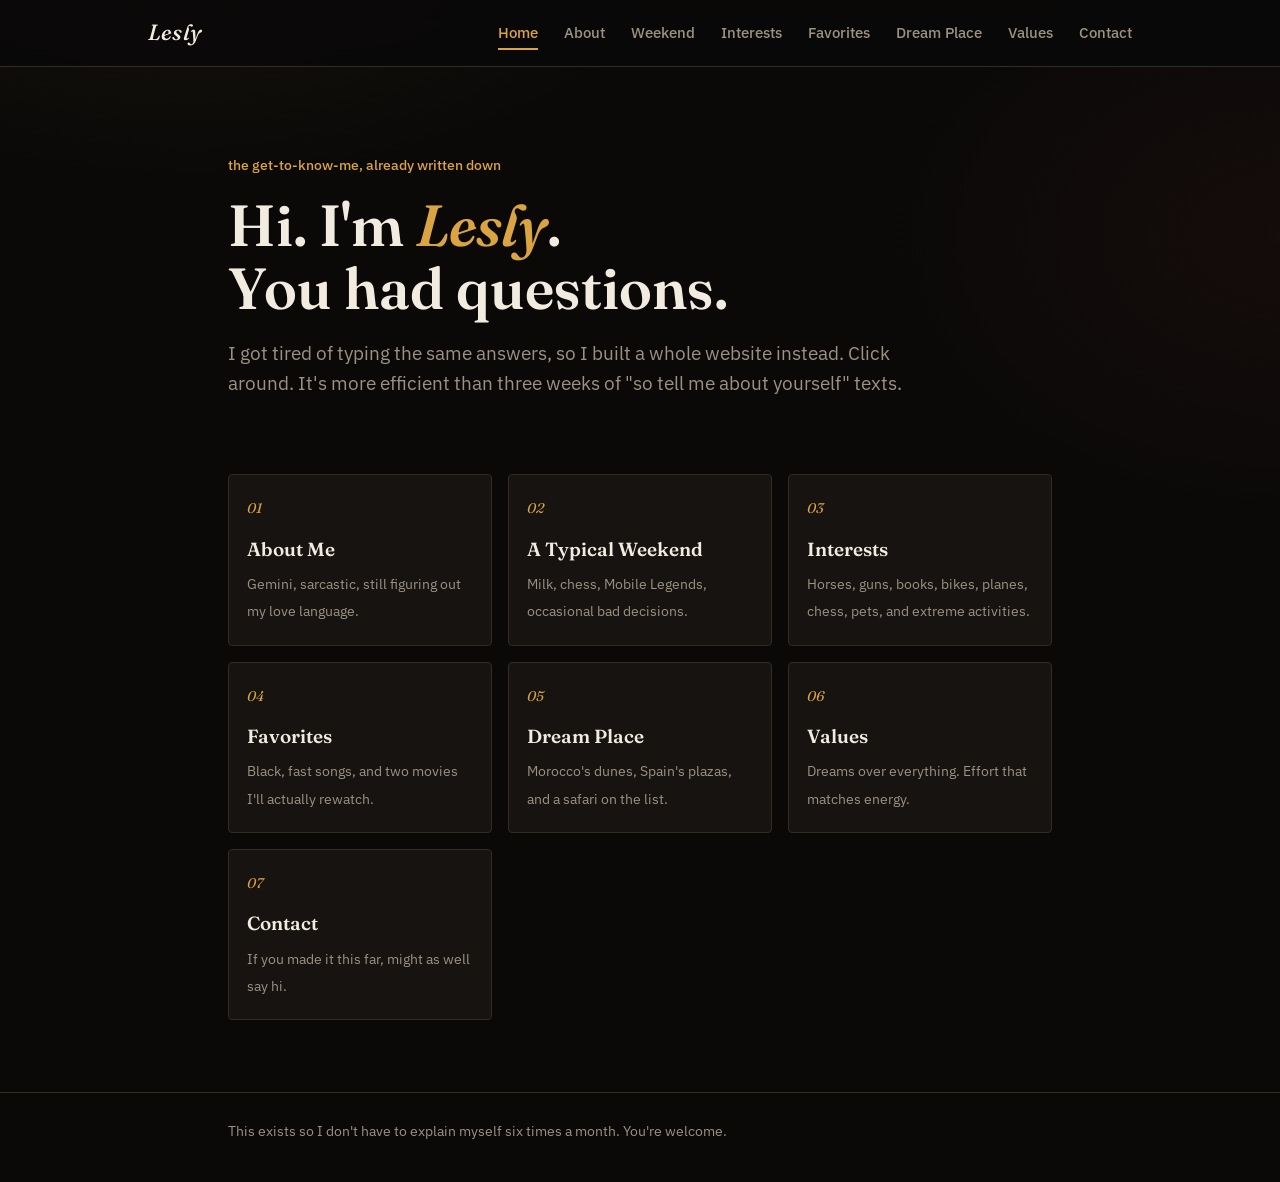
<file: index.html>
<!DOCTYPE html>
<html lang="en">
<head>
<meta charset="UTF-8">
<meta name="viewport" content="width=device-width, initial-scale=1.0">
<title>Lesly — the FAQ I got tired of answering</title>
<meta name="description" content="Everything you'd ask me on a first date, already written down.">
<link rel="stylesheet" href="css/style.css">
</head>
<body>

<nav class="site-nav">
  <div class="wrap">
    <a href="index.html" class="brand">Lesly</a>
    <button class="nav-toggle" aria-label="Toggle menu" aria-expanded="false">☰</button>
    <ul class="nav-links">
      <li><a href="index.html" class="current">Home</a></li>
      <li><a href="about.html">About</a></li>
      <li><a href="weekend.html">Weekend</a></li>
      <li><a href="interests.html">Interests</a></li>
      <li><a href="favorites.html">Favorites</a></li>
      <li><a href="dream-place.html">Dream Place</a></li>
      <li><a href="values.html">Values</a></li>
      <li><a href="contact.html">Contact</a></li>
    </ul>
  </div>
</nav>

<header class="hero">
  <div class="wrap">
    <p class="eyebrow">the get-to-know-me, already written down</p>
    <h1>Hi. I'm <em>Lesly</em>.<br>You had questions.</h1>
    <p class="lede">I got tired of typing the same answers, so I built a whole website instead. Click around. It's more efficient than three weeks of "so tell me about yourself" texts.</p>
  </div>
</header>

<section class="wrap">
  <div class="deck">
    <a class="card" href="about.html">
      <span class="num">01</span>
      <span class="label">About Me</span>
      <span class="desc">Gemini, sarcastic, still figuring out my love language.</span>
    </a>
    <a class="card" href="weekend.html">
      <span class="num">02</span>
      <span class="label">A Typical Weekend</span>
      <span class="desc">Milk, chess, Mobile Legends, occasional bad decisions.</span>
    </a>
    <a class="card" href="interests.html">
      <span class="num">03</span>
      <span class="label">Interests</span>
      <span class="desc">Horses, guns, books, bikes, planes, chess, pets, and extreme activities.</span>
    </a>
    <a class="card" href="favorites.html">
      <span class="num">04</span>
      <span class="label">Favorites</span>
      <span class="desc">Black, fast songs, and two movies I'll actually rewatch.</span>
    </a>
    <a class="card" href="dream-place.html">
      <span class="num">05</span>
      <span class="label">Dream Place</span>
      <span class="desc">Morocco's dunes, Spain's plazas, and a safari on the list.</span>
    </a>
    <a class="card" href="values.html">
      <span class="num">06</span>
      <span class="label">Values</span>
      <span class="desc">Dreams over everything. Effort that matches energy.</span>
    </a>
    <a class="card" href="contact.html">
      <span class="num">07</span>
      <span class="label">Contact</span>
      <span class="desc">If you made it this far, might as well say hi.</span>
    </a>
  </div>
</section>

<footer class="site-foot">
  <div class="wrap">This exists so I don't have to explain myself six times a month. You're welcome.</div>
</footer>

<script src="js/main.js"></script>
</body>
</html>
</file>
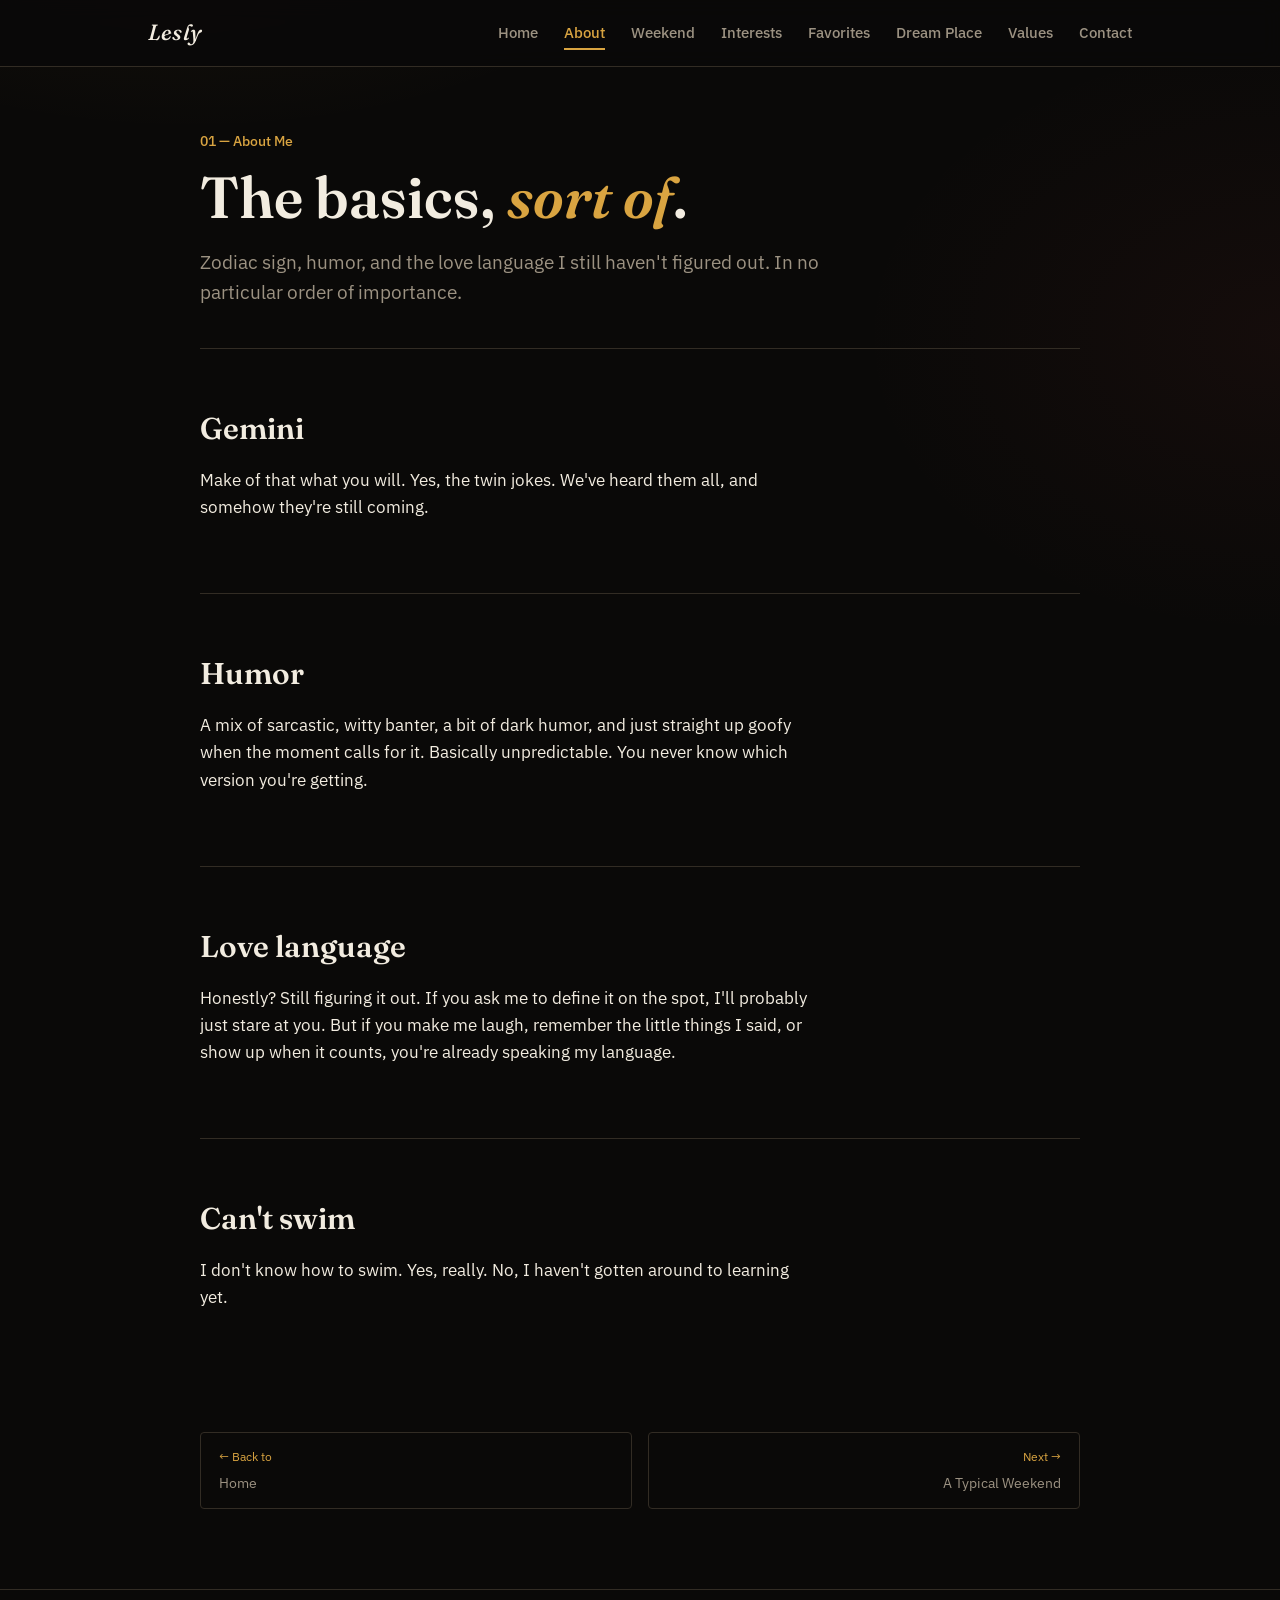
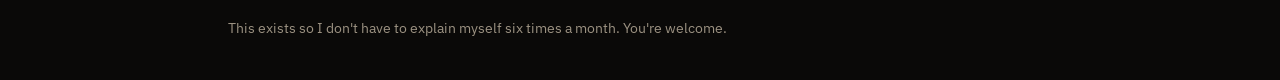
<file: about.html>
<!DOCTYPE html>
<html lang="en">
<head>
<meta charset="UTF-8">
<meta name="viewport" content="width=device-width, initial-scale=1.0">
<title>About Me — Lesly</title>
<link rel="stylesheet" href="css/style.css">
</head>
<body>

<nav class="site-nav">
  <div class="wrap">
    <a href="index.html" class="brand">Lesly</a>
    <button class="nav-toggle" aria-label="Toggle menu" aria-expanded="false">☰</button>
    <ul class="nav-links">
      <li><a href="index.html">Home</a></li>
      <li><a href="about.html" class="current">About</a></li>
      <li><a href="weekend.html">Weekend</a></li>
      <li><a href="interests.html">Interests</a></li>
      <li><a href="favorites.html">Favorites</a></li>
      <li><a href="dream-place.html">Dream Place</a></li>
      <li><a href="values.html">Values</a></li>
      <li><a href="contact.html">Contact</a></li>
    </ul>
  </div>
</nav>

<header class="page-head wrap">
  <p class="eyebrow">01 — About Me</p>
  <h1>The basics, <em>sort of</em>.</h1>
  <p class="lede">Zodiac sign, humor, and the love language I still haven't figured out. In no particular order of importance.</p>
</header>

<section class="block wrap">
  <h2>Gemini</h2>
  <div class="prose">
    <p>Make of that what you will. Yes, the twin jokes. We've heard them all, and somehow they're still coming.</p>
  </div>
</section>

<section class="block wrap">
  <h2>Humor</h2>
  <div class="prose">
    <p>A mix of sarcastic, witty banter, a bit of dark humor, and just straight up goofy when the moment calls for it. Basically unpredictable. You never know which version you're getting.</p>
  </div>
</section>

<section class="block wrap">
  <h2>Love language</h2>
  <div class="prose">
    <p>Honestly? Still figuring it out. If you ask me to define it on the spot, I'll probably just stare at you. But if you make me laugh, remember the little things I said, or show up when it counts, you're already speaking my language.</p>
  </div>
</section>

<section class="block wrap">
  <h2>Can't swim</h2>
  <div class="prose">
    <p>I don't know how to swim. Yes, really. No, I haven't gotten around to learning yet.</p>
  </div>
</section>

<nav class="page-nav wrap">
  <div class="links">
    <a class="prev" href="index.html"><span class="dir">← Back to</span>Home</a>
    <a class="next" href="weekend.html"><span class="dir">Next →</span>A Typical Weekend</a>
  </div>
</nav>

<footer class="site-foot">
  <div class="wrap">This exists so I don't have to explain myself six times a month. You're welcome.</div>
</footer>

<script src="js/main.js"></script>
</body>
</html>
</file>
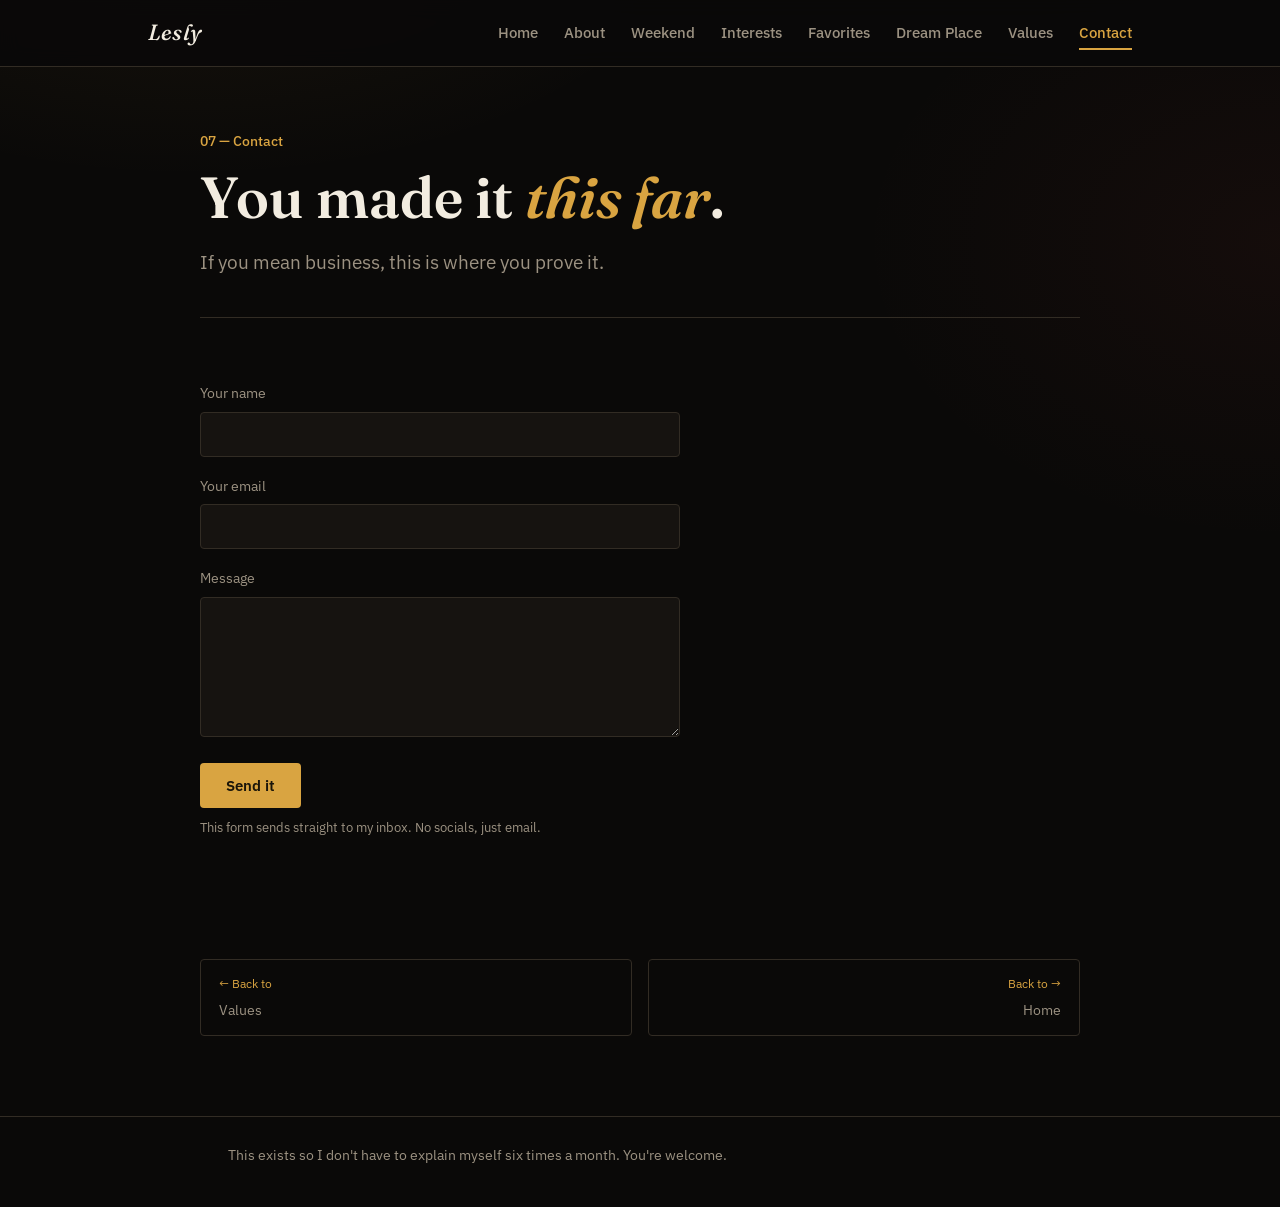
<file: contact.html>
<!DOCTYPE html>
<html lang="en">
<head>
<meta charset="UTF-8">
<meta name="viewport" content="width=device-width, initial-scale=1.0">
<title>Contact — Lesly</title>
<link rel="stylesheet" href="css/style.css">
</head>
<body>

<nav class="site-nav">
  <div class="wrap">
    <a href="index.html" class="brand">Lesly</a>
    <button class="nav-toggle" aria-label="Toggle menu" aria-expanded="false">☰</button>
    <ul class="nav-links">
      <li><a href="index.html">Home</a></li>
      <li><a href="about.html">About</a></li>
      <li><a href="weekend.html">Weekend</a></li>
      <li><a href="interests.html">Interests</a></li>
      <li><a href="favorites.html">Favorites</a></li>
      <li><a href="dream-place.html">Dream Place</a></li>
      <li><a href="values.html">Values</a></li>
      <li><a href="contact.html" class="current">Contact</a></li>
    </ul>
  </div>
</nav>

<header class="page-head wrap">
  <p class="eyebrow">07 — Contact</p>
  <h1>You made it <em>this far</em>.</h1>
  <p class="lede">If you mean business, this is where you prove it.</p>
</header>

<section class="block wrap">
  <form class="contact-form" action="https://formspree.io/f/mbgjoywl" method="POST">
    <div class="field">
      <label for="name">Your name</label>
      <input type="text" id="name" name="name" required>
    </div>
    <div class="field">
      <label for="email">Your email</label>
      <input type="email" id="email" name="_replyto" required>
    </div>
    <div class="field">
      <label for="message">Message</label>
      <textarea id="message" name="message" rows="6" required></textarea>
    </div>
    <button type="submit" class="btn">Send it</button>
    <p class="form-note">This form sends straight to my inbox. No socials, just email.</p>
  </form>
</section>

<nav class="page-nav wrap">
  <div class="links">
    <a class="prev" href="values.html"><span class="dir">← Back to</span>Values</a>
    <a class="next" href="index.html"><span class="dir">Back to →</span>Home</a>
  </div>
</nav>

<footer class="site-foot">
  <div class="wrap">This exists so I don't have to explain myself six times a month. You're welcome.</div>
</footer>

<script src="js/main.js"></script>
</body>
</html>
</file>
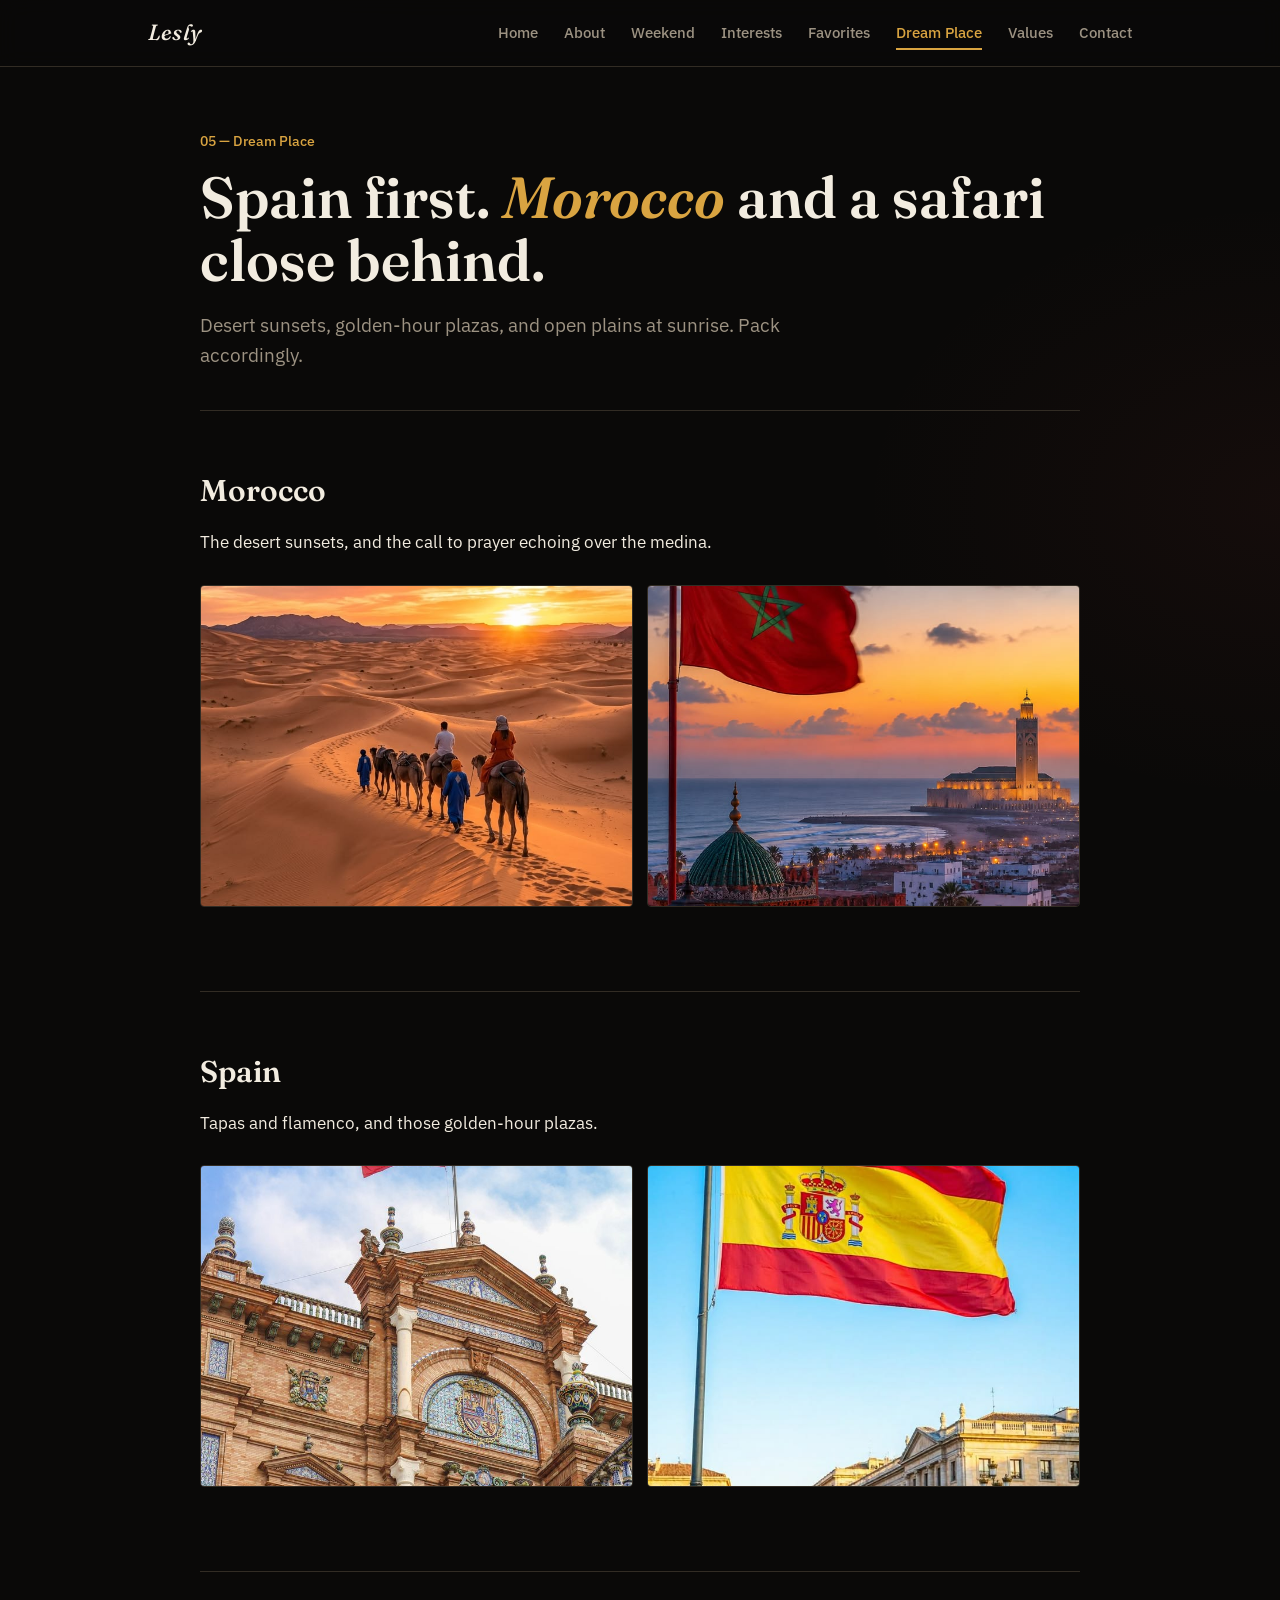
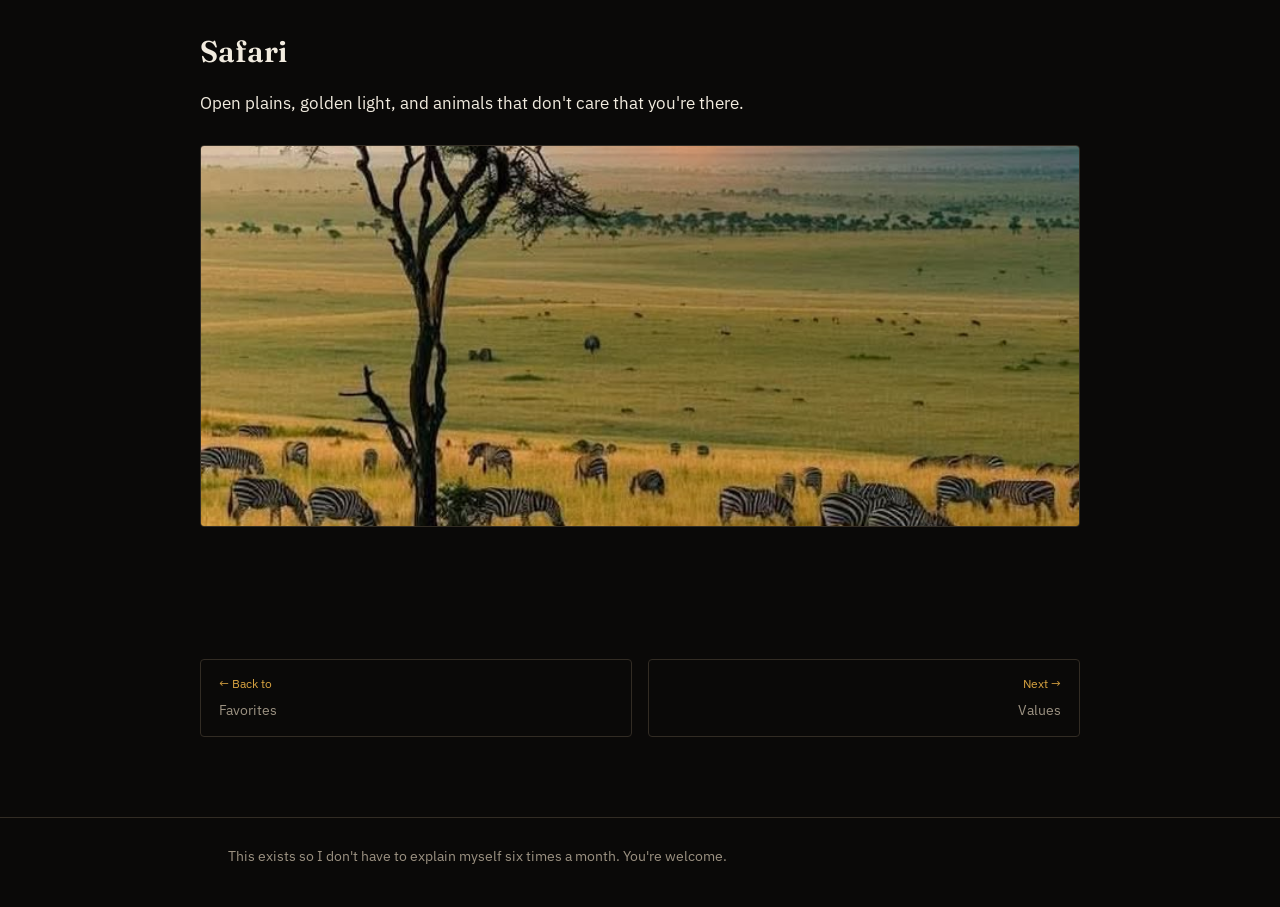
<file: dream-place.html>
<!DOCTYPE html>
<html lang="en">
<head>
<meta charset="UTF-8">
<meta name="viewport" content="width=device-width, initial-scale=1.0">
<title>Dream Place — Lesly</title>
<link rel="stylesheet" href="css/style.css">
</head>
<body>

<nav class="site-nav">
  <div class="wrap">
    <a href="index.html" class="brand">Lesly</a>
    <button class="nav-toggle" aria-label="Toggle menu" aria-expanded="false">☰</button>
    <ul class="nav-links">
      <li><a href="index.html">Home</a></li>
      <li><a href="about.html">About</a></li>
      <li><a href="weekend.html">Weekend</a></li>
      <li><a href="interests.html">Interests</a></li>
      <li><a href="favorites.html">Favorites</a></li>
      <li><a href="dream-place.html" class="current">Dream Place</a></li>
      <li><a href="values.html">Values</a></li>
      <li><a href="contact.html">Contact</a></li>
    </ul>
  </div>
</nav>

<header class="page-head wrap">
  <p class="eyebrow">05 — Dream Place</p>
  <h1>Spain first. <em>Morocco</em> and a safari close behind.</h1>
  <p class="lede">Desert sunsets, golden-hour plazas, and open plains at sunrise. Pack accordingly.</p>
</header>

<section class="block wrap">
  <h2>Morocco</h2>
  <div class="prose">
    <p>The desert sunsets, and the call to prayer echoing over the medina.</p>
  </div>
  <div class="photo-strip">
    <figure>
      <img src="images/morocco-desert.jpg" alt="Camel caravan crossing the desert at sunset in Morocco">
    </figure>
    <figure>
      <img src="images/morocco-flag.jpg" alt="Moroccan flag over a coastal city skyline at dusk">
    </figure>
  </div>
</section>

<section class="block wrap">
  <h2>Spain</h2>
  <div class="prose">
    <p>Tapas and flamenco, and those golden-hour plazas.</p>
  </div>
  <div class="photo-strip">
    <figure>
      <img src="images/spain-building.jpg" alt="Ornate Spanish building with a flag on top">
    </figure>
    <figure>
      <img src="images/spain-flag.jpg" alt="Spanish flag flying over a plaza">
    </figure>
  </div>
</section>

<section class="block wrap">
  <h2>Safari</h2>
  <div class="prose">
    <p>Open plains, golden light, and animals that don't care that you're there.</p>
  </div>
  <div class="photo-strip">
    <figure style="grid-column: 1 / -1;">
      <img src="images/safari.jpg" alt="Zebras grazing on the savanna at sunset with a lone acacia tree" style="height:380px;">
    </figure>
  </div>
</section>

<nav class="page-nav wrap">
  <div class="links">
    <a class="prev" href="favorites.html"><span class="dir">← Back to</span>Favorites</a>
    <a class="next" href="values.html"><span class="dir">Next →</span>Values</a>
  </div>
</nav>

<footer class="site-foot">
  <div class="wrap">This exists so I don't have to explain myself six times a month. You're welcome.</div>
</footer>

<script src="js/main.js"></script>
</body>
</html>
</file>
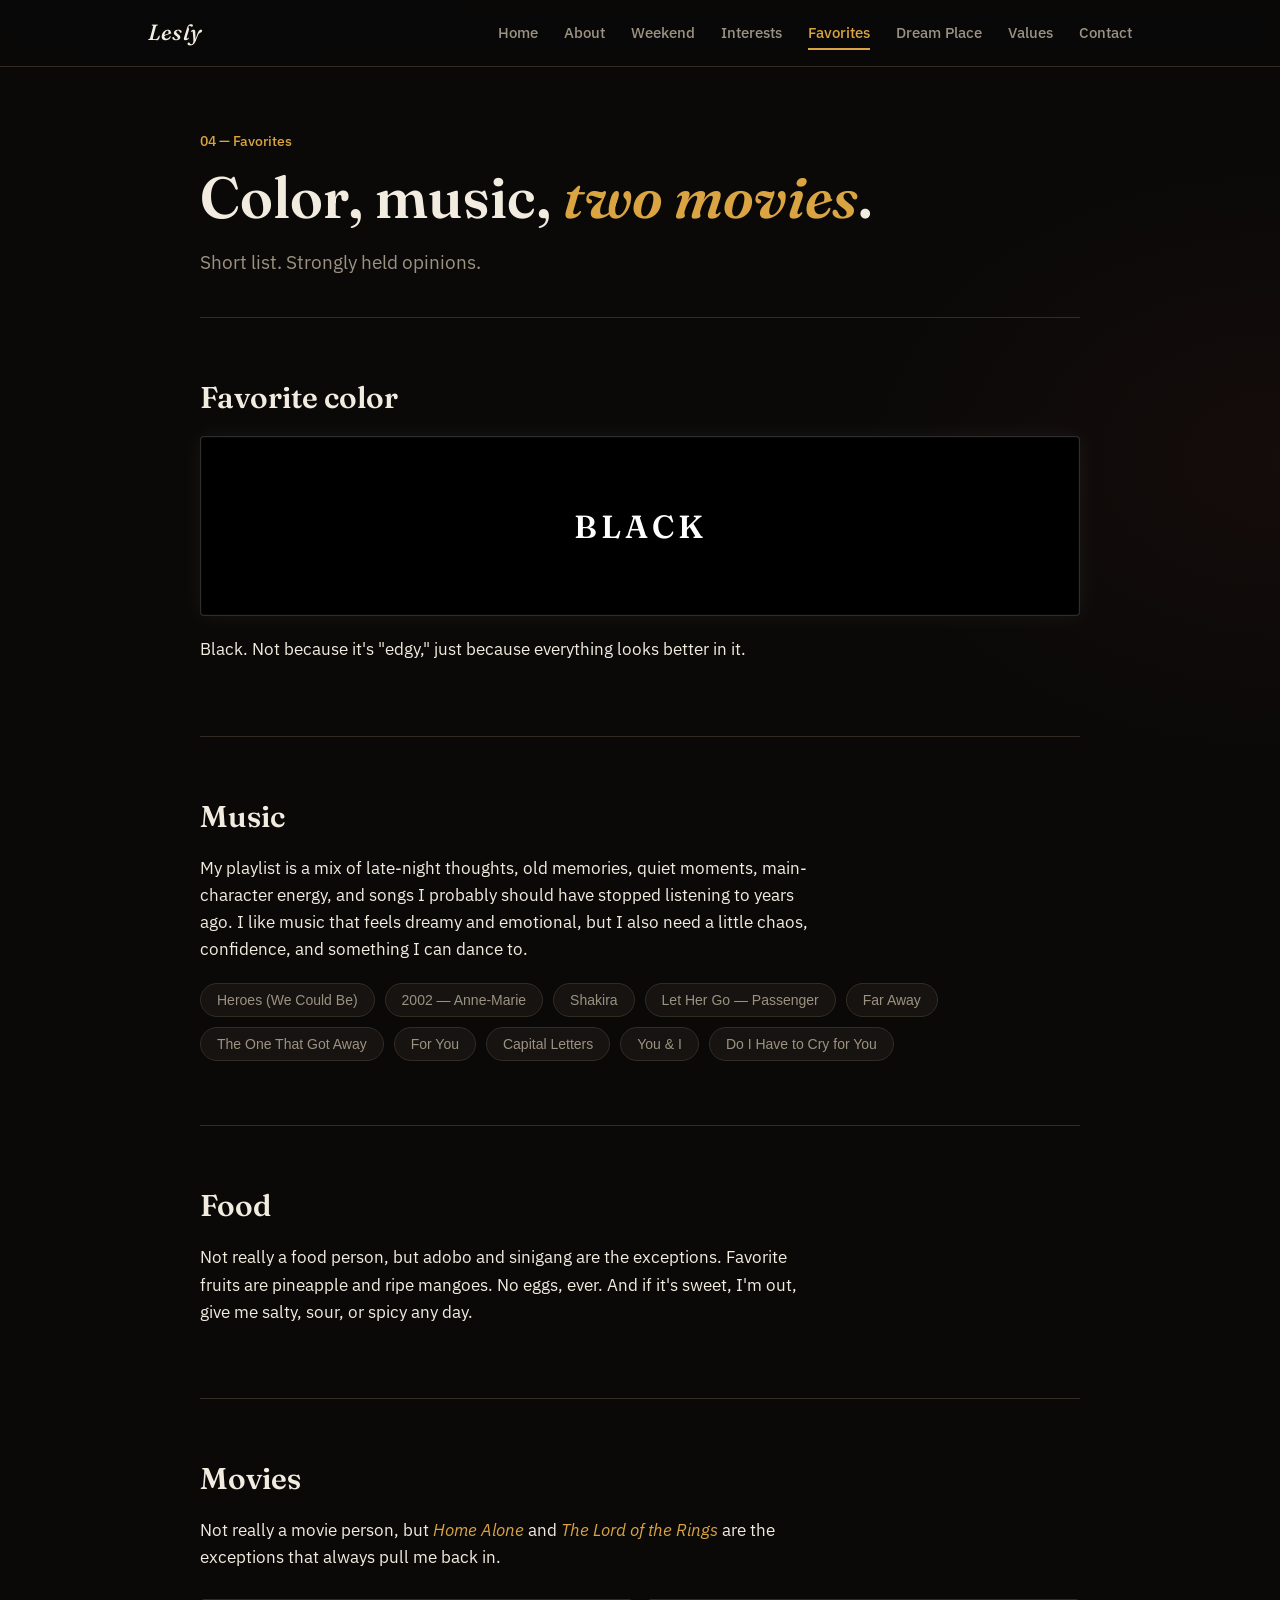
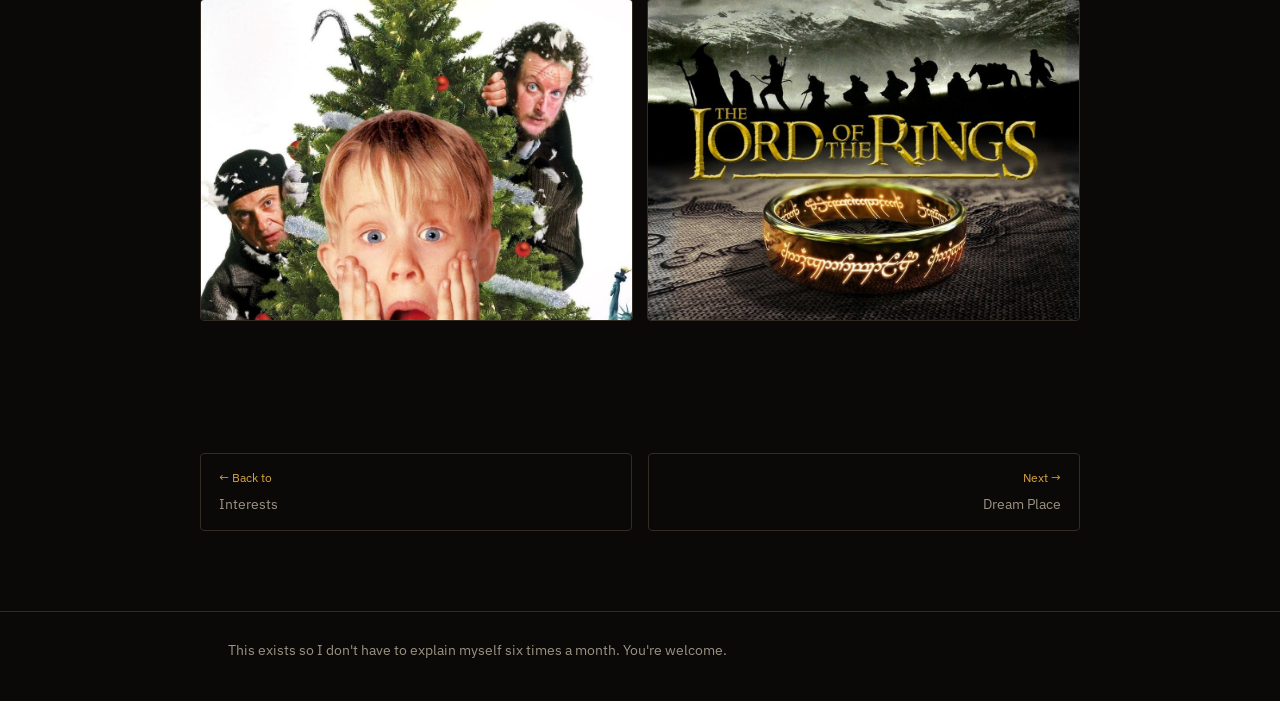
<file: favorites.html>
<!DOCTYPE html>
<html lang="en">
<head>
<meta charset="UTF-8">
<meta name="viewport" content="width=device-width, initial-scale=1.0">
<title>Favorites — Lesly</title>
<link rel="stylesheet" href="css/style.css">
</head>
<body>

<nav class="site-nav">
  <div class="wrap">
    <a href="index.html" class="brand">Lesly</a>
    <button class="nav-toggle" aria-label="Toggle menu" aria-expanded="false">☰</button>
    <ul class="nav-links">
      <li><a href="index.html">Home</a></li>
      <li><a href="about.html">About</a></li>
      <li><a href="weekend.html">Weekend</a></li>
      <li><a href="interests.html">Interests</a></li>
      <li><a href="favorites.html" class="current">Favorites</a></li>
      <li><a href="dream-place.html">Dream Place</a></li>
      <li><a href="values.html">Values</a></li>
      <li><a href="contact.html">Contact</a></li>
    </ul>
  </div>
</nav>

<header class="page-head wrap">
  <p class="eyebrow">04 — Favorites</p>
  <h1>Color, music, <em>two movies</em>.</h1>
  <p class="lede">Short list. Strongly held opinions.</p>
</header>

<section class="block wrap">
  <h2>Favorite color</h2>
  <div class="color-swatch" aria-hidden="true" style="border:1px solid rgba(255,255,255,0.18); box-shadow:0 0 24px rgba(255,255,255,0.06), inset 0 0 0 1px rgba(255,255,255,0.03); display:flex; align-items:center; justify-content:center;">
    <span style="font-family: var(--serif); font-weight:600; font-size:32px; letter-spacing:4px; color:#ffffff;">BLACK</span>
  </div>
  <div class="prose">
    <p>Black. Not because it's "edgy," just because everything looks better in it.</p>
  </div>
</section>

<section class="block wrap">
  <h2>Music</h2>
  <div class="prose">
    <p>My playlist is a mix of late-night thoughts, old memories, quiet moments, main-character energy, and songs I probably should have stopped listening to years ago. I like music that feels dreamy and emotional, but I also need a little chaos, confidence, and something I can dance to.</p>
  </div>
  <div class="tag-row" id="music-pills">
    <button type="button" class="pill" data-track="3zU9rdflI65tK4dkkNSp77">Heroes (We Could Be)</button>
    <button type="button" class="pill" data-track="4Pbg79cTBu4vgSphoyNq3j">2002 — Anne-Marie</button>
    <button type="button" class="pill" data-artist="0EmeFodog0BfCgMzAIvKQp">Shakira</button>
    <button type="button" class="pill" data-track="7DFNE7NO0raLIUbgzY2rzm">Let Her Go — Passenger</button>
    <button type="button" class="pill" data-track="05rWggLwQ2weA4D2cRAt55">Far Away</button>
    <button type="button" class="pill" data-track="3oL3XRtkP1WVbMxf7dtTdu">The One That Got Away</button>
    <button type="button" class="pill" data-track="5rlMVKnvE6ZSzNCs8ZyHqU">For You</button>
    <button type="button" class="pill" data-track="0m6TrXRLlNFLkOGiW38kDf">Capital Letters</button>
    <button type="button" class="pill" data-track="2afCBiru10AFckfOa49wIa">You &amp; I</button>
    <button type="button" class="pill" data-track="6L5udBtIPqieULPMac3wkh">Do I Have to Cry for You</button>
  </div>
  <div class="music-player" id="music-player" hidden>
    <iframe id="music-player-frame" src="" width="100%" height="152" style="border-radius:12px;" frameborder="0" allow="autoplay; clipboard-write; encrypted-media; fullscreen; picture-in-picture" loading="lazy"></iframe>
  </div>
</section>

<section class="block wrap">
  <h2>Food</h2>
  <div class="prose">
    <p>Not really a food person, but adobo and sinigang are the exceptions. Favorite fruits are pineapple and ripe mangoes. No eggs, ever. And if it's sweet, I'm out, give me salty, sour, or spicy any day.</p>
  </div>
</section>

<section class="block wrap">
  <h2>Movies</h2>
  <div class="prose">
    <p>Not really a movie person, but <em class="accent-italic">Home Alone</em> and <em class="accent-italic">The Lord of the Rings</em> are the exceptions that always pull me back in.</p>
  </div>
  <div class="photo-strip">
    <figure>
      <img src="images/home-alone.jpg" alt="Home Alone movie poster">
    </figure>
    <figure>
      <img src="images/lord-of-the-rings.jpg" alt="The Lord of the Rings movie poster">
    </figure>
  </div>
</section>

<nav class="page-nav wrap">
  <div class="links">
    <a class="prev" href="interests.html"><span class="dir">← Back to</span>Interests</a>
    <a class="next" href="dream-place.html"><span class="dir">Next →</span>Dream Place</a>
  </div>
</nav>

<footer class="site-foot">
  <div class="wrap">This exists so I don't have to explain myself six times a month. You're welcome.</div>
</footer>

<script src="js/main.js"></script>
<script>
(function () {
  var pillsWrap = document.getElementById('music-pills');
  var player = document.getElementById('music-player');
  var frame = document.getElementById('music-player-frame');
  if (!pillsWrap || !player || !frame) return;

  var activePill = null;

  pillsWrap.addEventListener('click', function (e) {
    var pill = e.target.closest('.pill');
    if (!pill) return;
    var trackId = pill.getAttribute('data-track');
    var artistId = pill.getAttribute('data-artist');
    if (!trackId && !artistId) return;

    if (activePill === pill) {
      player.hidden = true;
      frame.src = '';
      frame.style.height = '152px';
      activePill.classList.remove('is-playing');
      activePill = null;
      return;
    }

    if (activePill) activePill.classList.remove('is-playing');
    pill.classList.add('is-playing');
    activePill = pill;

    if (artistId) {
      frame.src = 'https://open.spotify.com/embed/artist/' + artistId + '?utm_source=generator';
      frame.style.height = '352px';
    } else {
      frame.src = 'https://open.spotify.com/embed/track/' + trackId + '?utm_source=generator&autoplay=1';
      frame.style.height = '152px';
    }
    player.hidden = false;
    player.scrollIntoView({ behavior: 'smooth', block: 'nearest' });
  });
})();
</script>
</body>
</html>
</file>
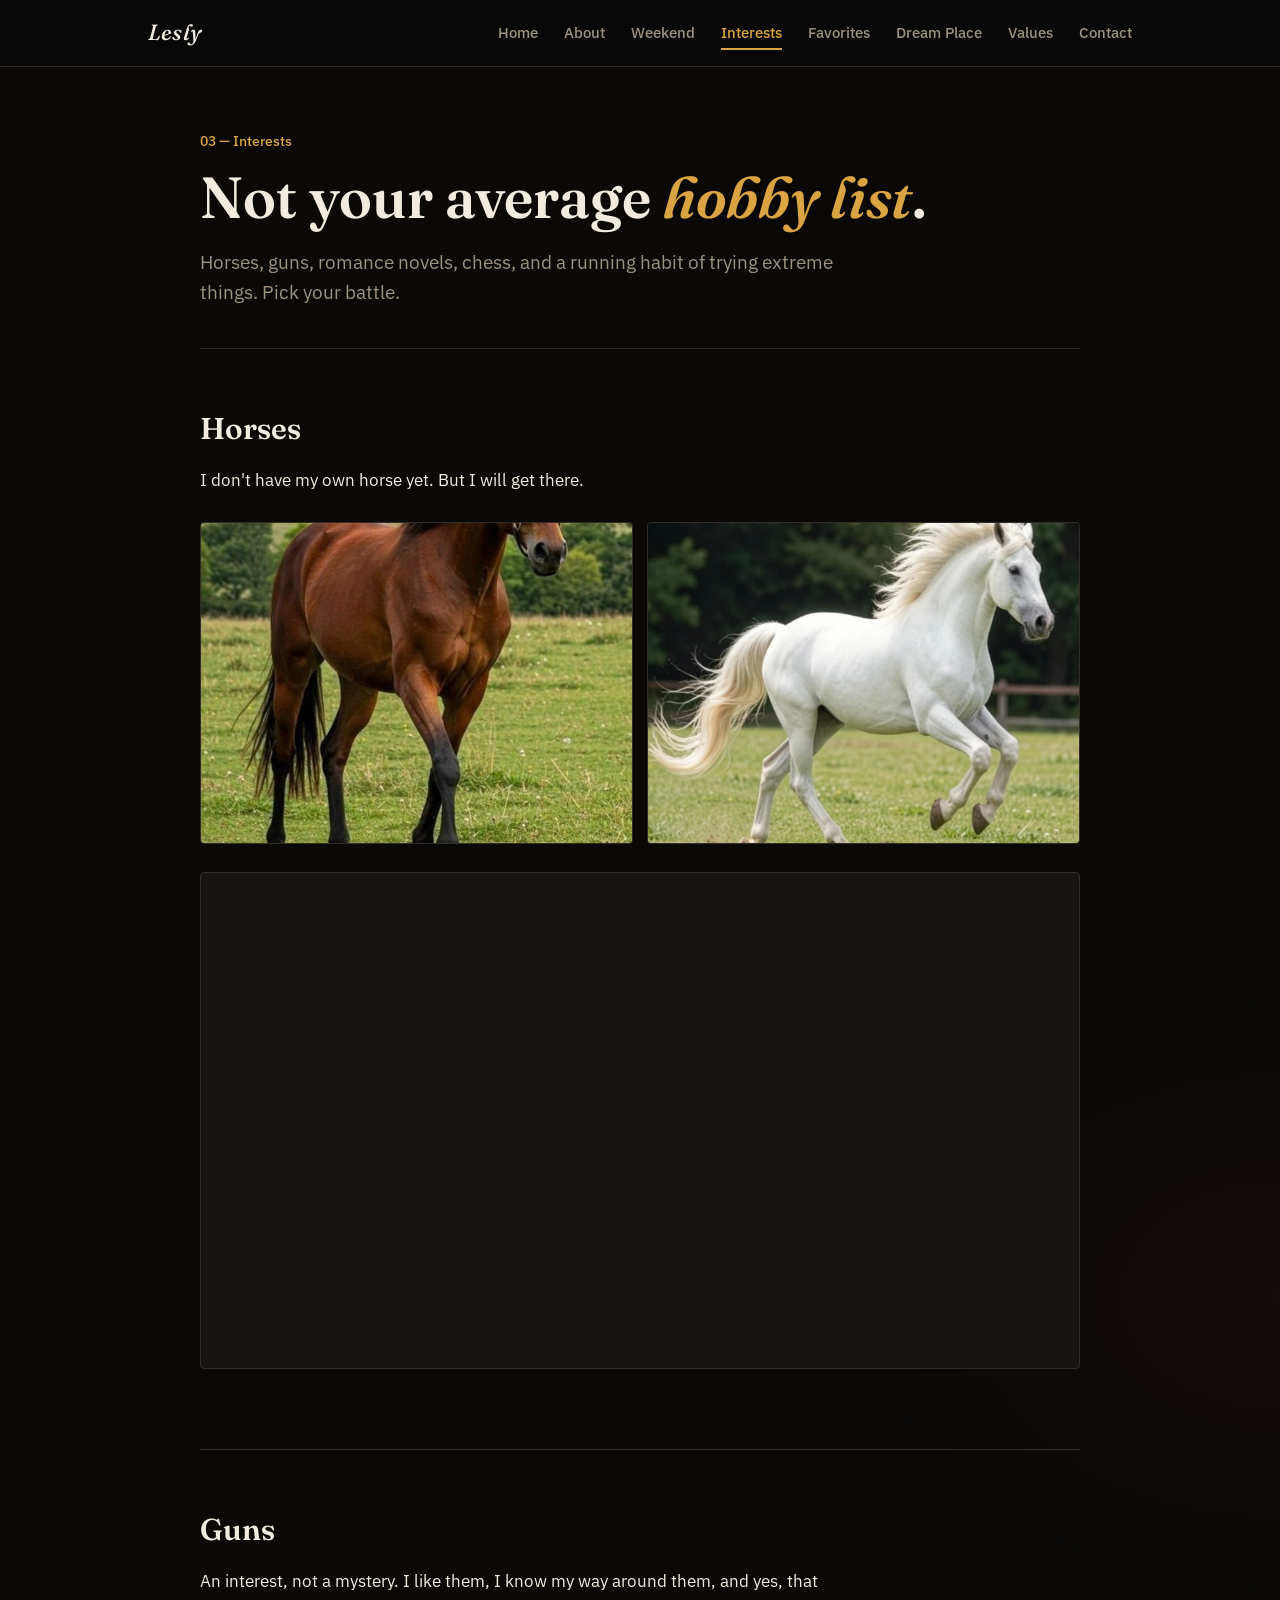
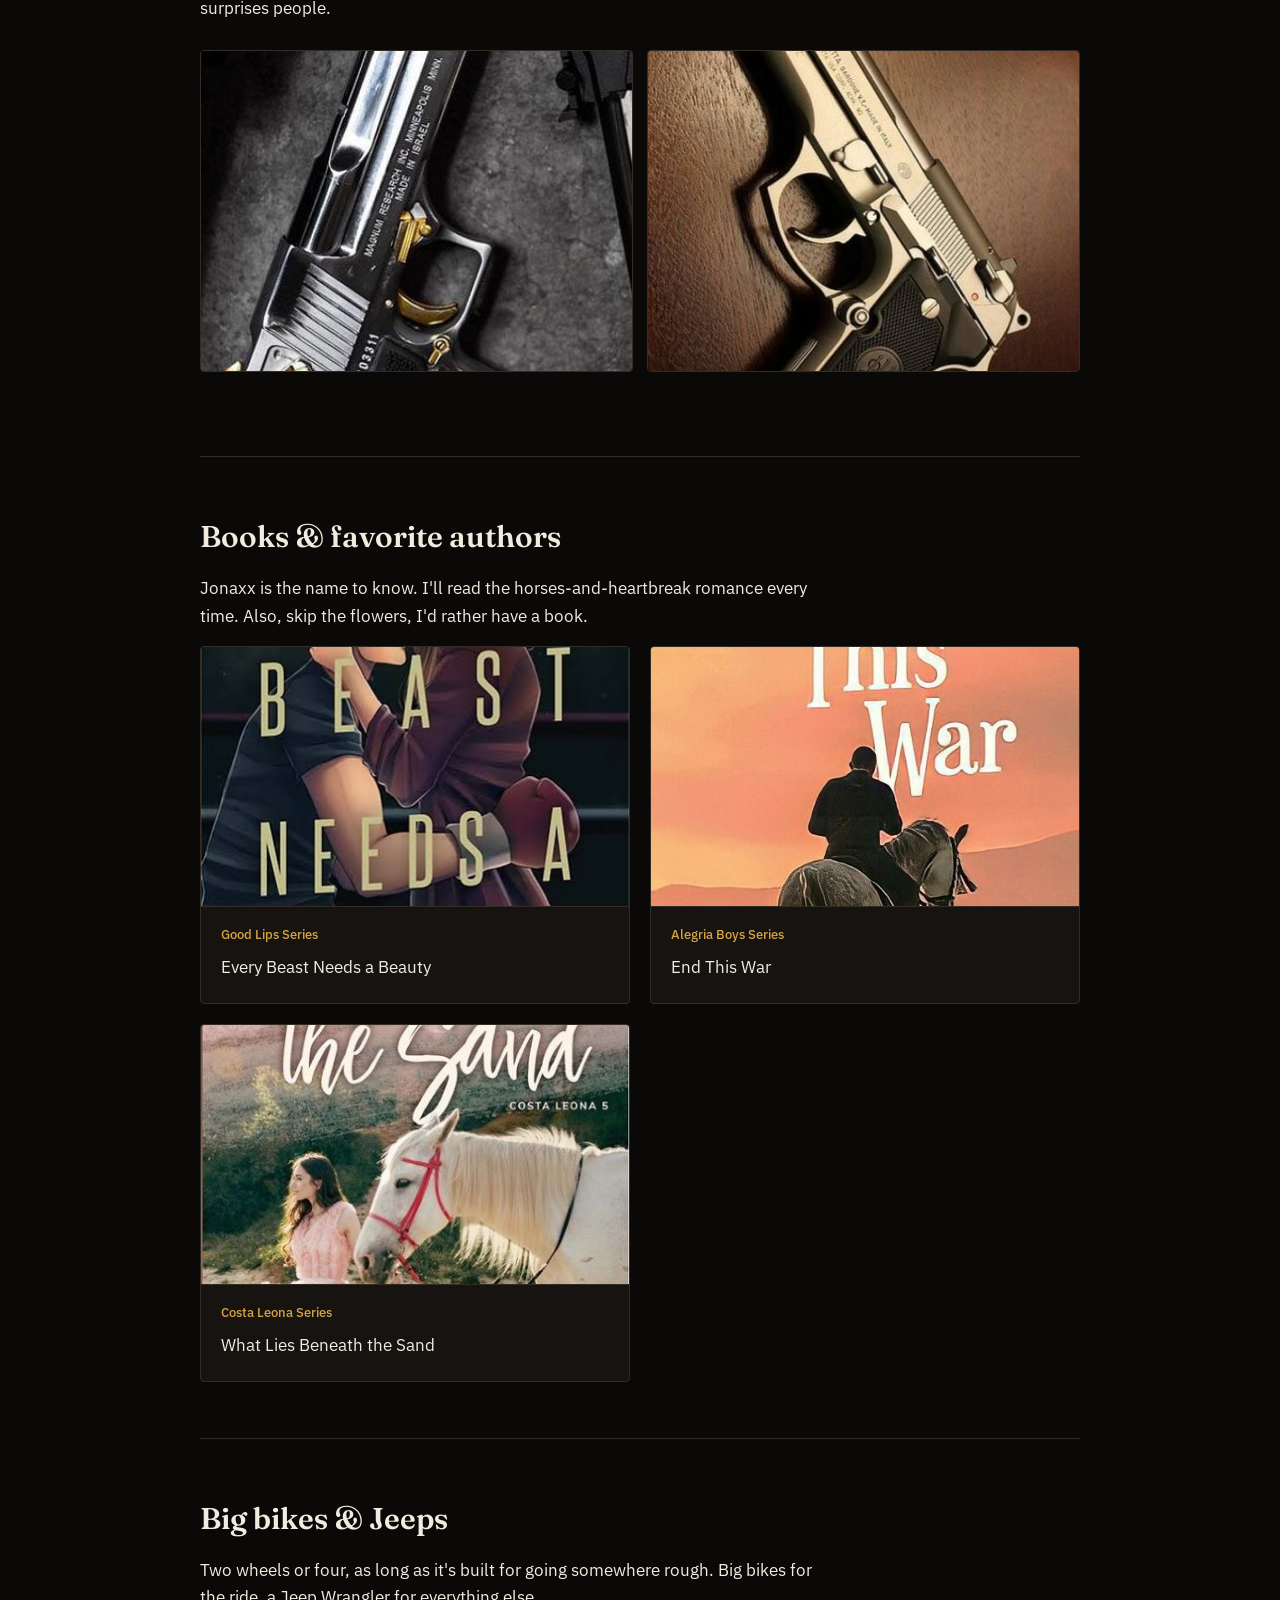
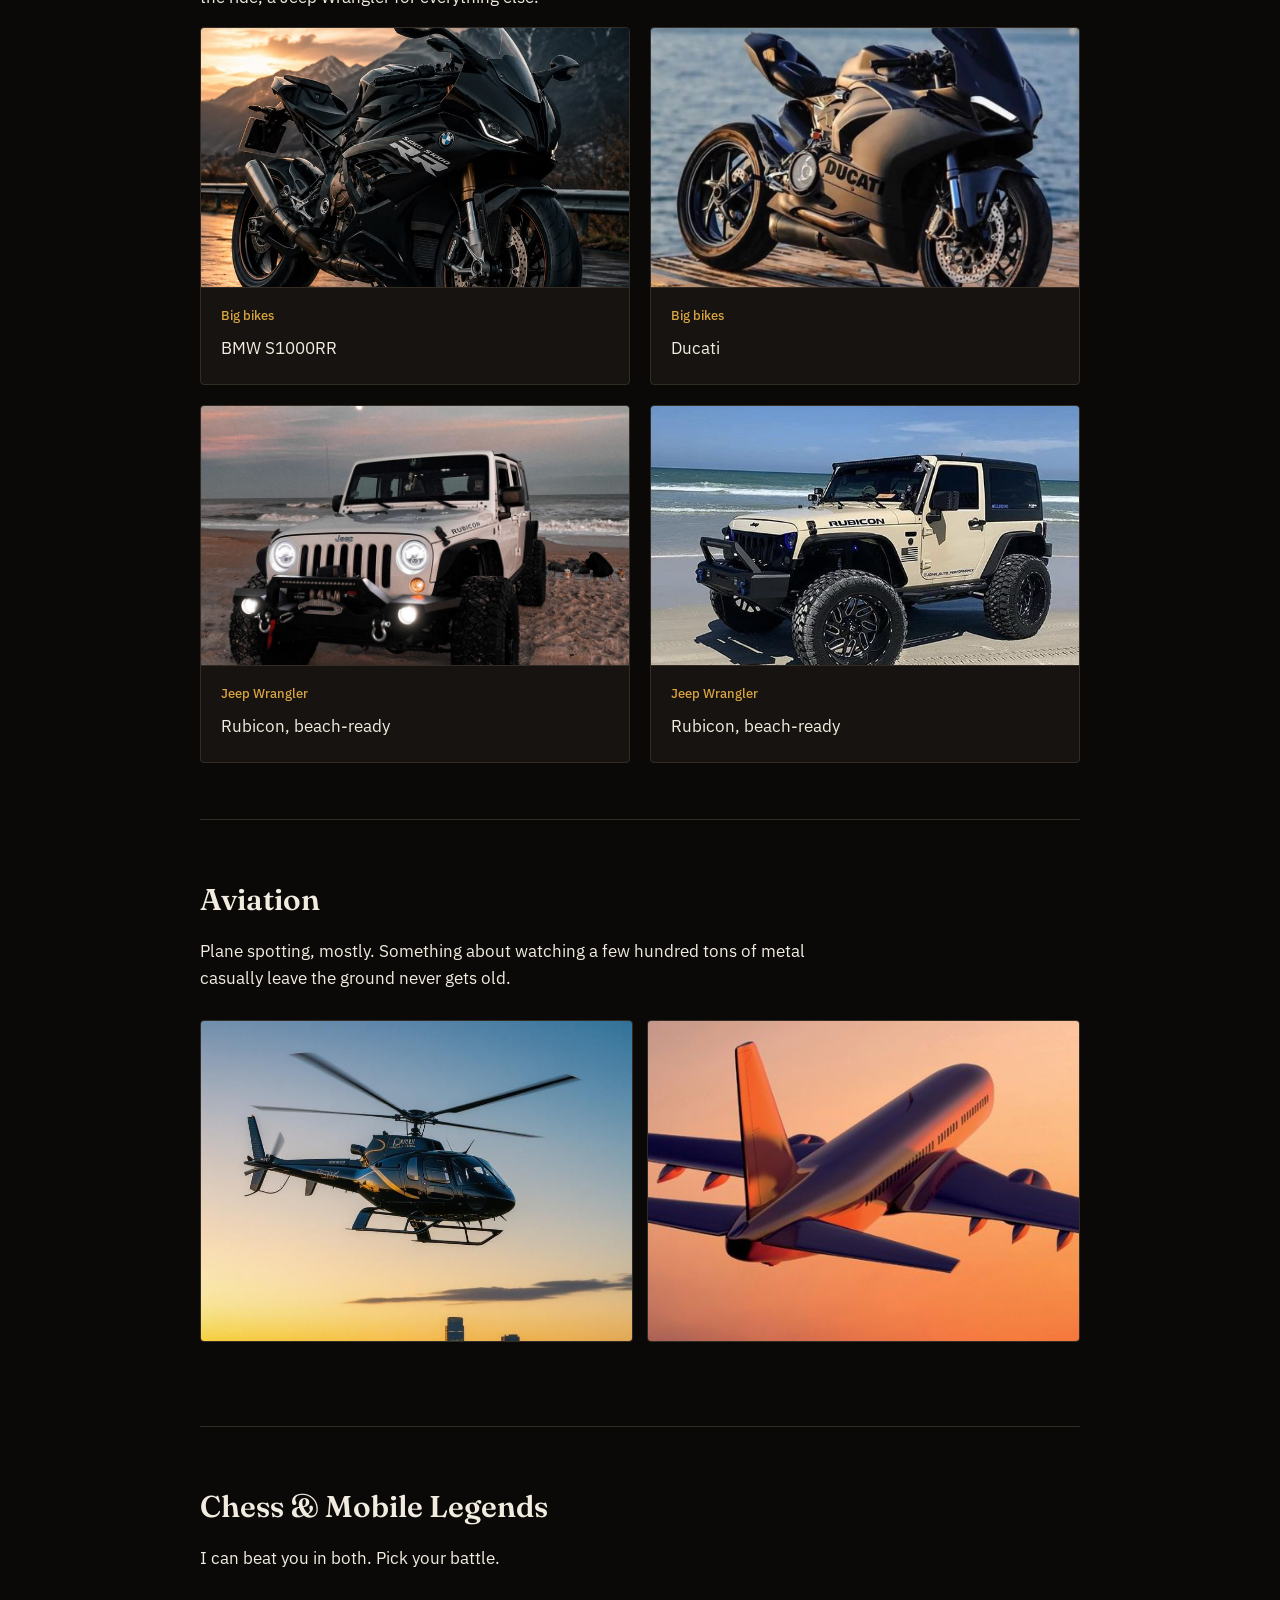
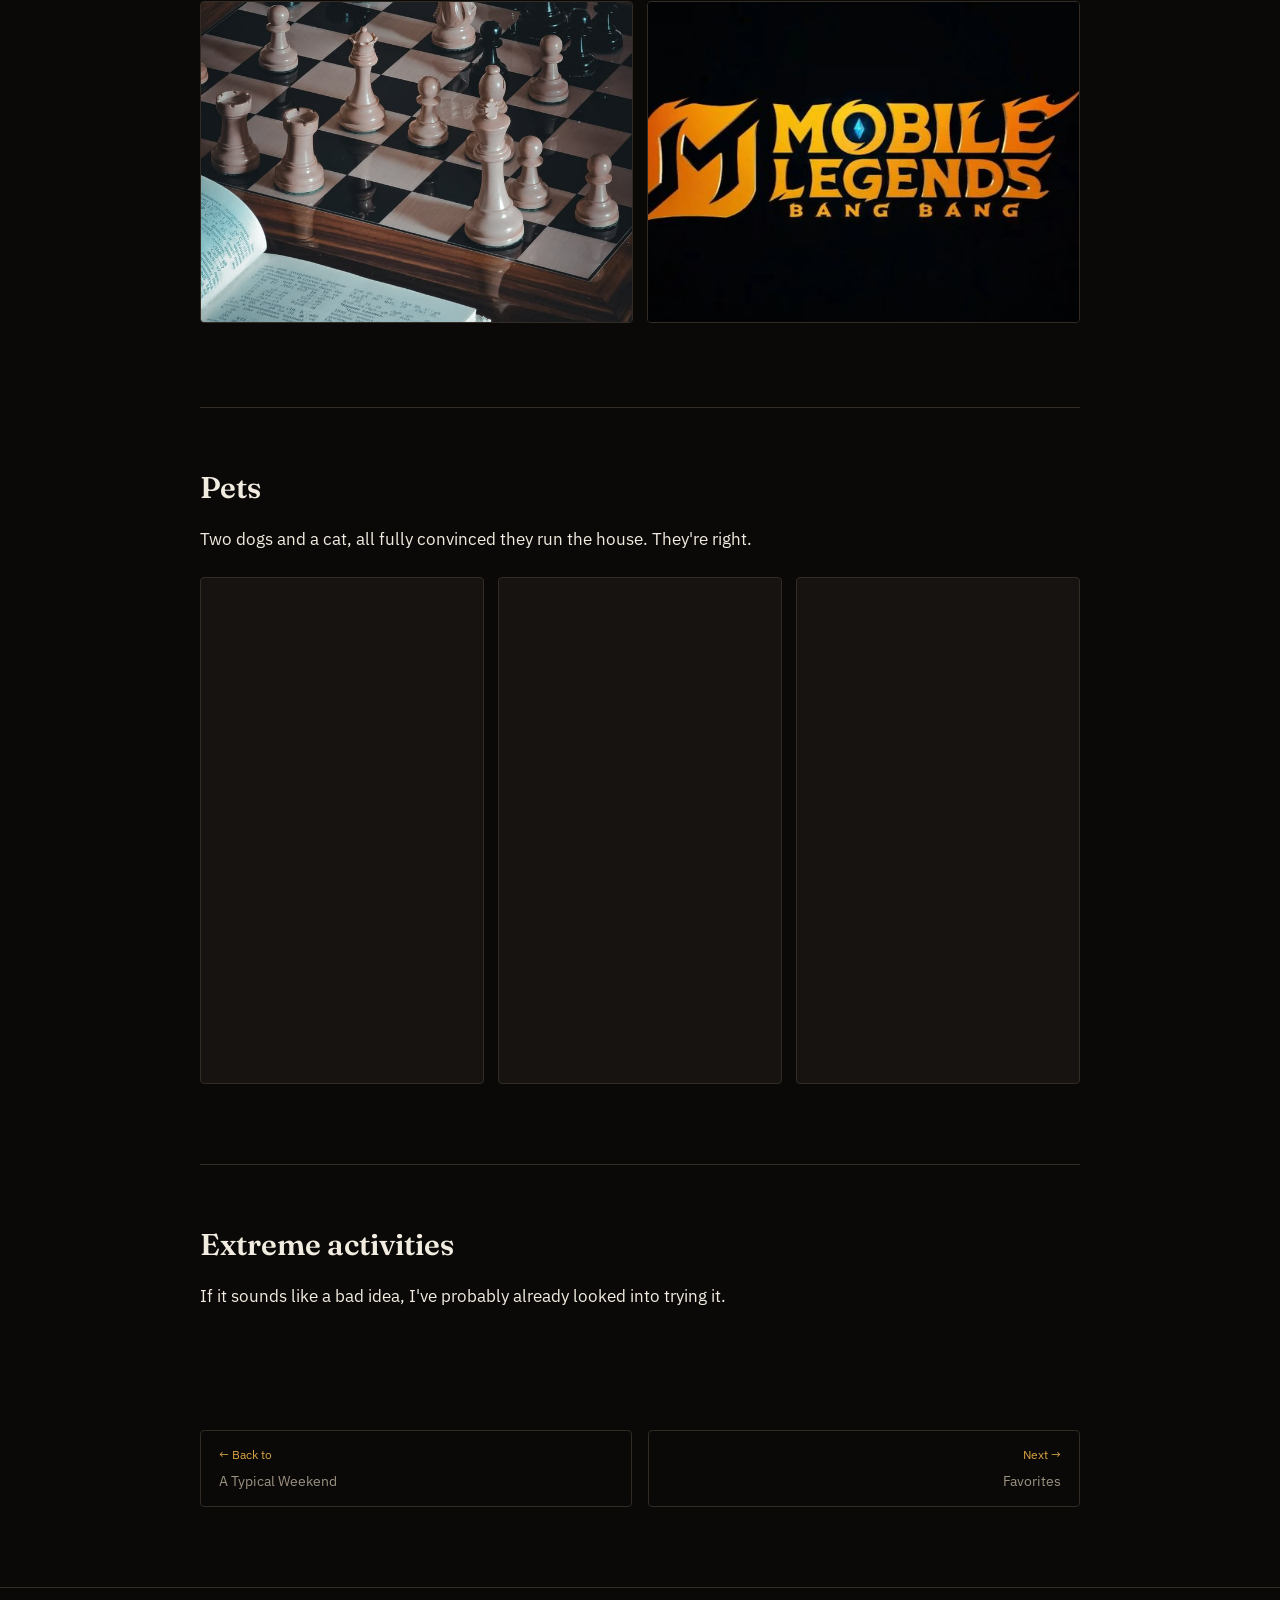
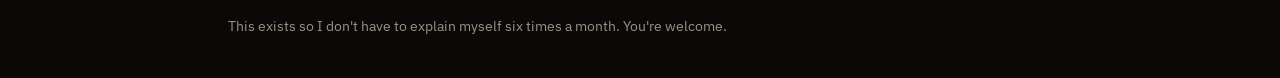
<file: interests.html>
<!DOCTYPE html>
<html lang="en">
<head>
<meta charset="UTF-8">
<meta name="viewport" content="width=device-width, initial-scale=1.0">
<title>Interests — Lesly</title>
<link rel="stylesheet" href="css/style.css">
</head>
<body>

<nav class="site-nav">
  <div class="wrap">
    <a href="index.html" class="brand">Lesly</a>
    <button class="nav-toggle" aria-label="Toggle menu" aria-expanded="false">☰</button>
    <ul class="nav-links">
      <li><a href="index.html">Home</a></li>
      <li><a href="about.html">About</a></li>
      <li><a href="weekend.html">Weekend</a></li>
      <li><a href="interests.html" class="current">Interests</a></li>
      <li><a href="favorites.html">Favorites</a></li>
      <li><a href="dream-place.html">Dream Place</a></li>
      <li><a href="values.html">Values</a></li>
      <li><a href="contact.html">Contact</a></li>
    </ul>
  </div>
</nav>

<header class="page-head wrap">
  <p class="eyebrow">03 — Interests</p>
  <h1>Not your average <em>hobby list</em>.</h1>
  <p class="lede">Horses, guns, romance novels, chess, and a running habit of trying extreme things. Pick your battle.</p>
</header>

<section class="block wrap">
  <h2>Horses</h2>
  <div class="prose">
    <p>I don't have my own horse yet. But I will get there.</p>
  </div>
  <div class="photo-strip">
    <figure>
      <img src="images/horse-brown.jpg" alt="A brown horse standing in a green field">
    </figure>
    <figure>
      <img src="images/horse-white.jpg" alt="A white horse galloping across a field">
    </figure>
  </div>
  <div class="video-frame">
    <iframe src="https://drive.google.com/file/d/1KgOQS0KBlsJkRpDvVdv2Mq2SAMtybDDw/preview" allow="autoplay" allowfullscreen title="Horse video"></iframe>
  </div>
</section>

<section class="block wrap">
  <h2>Guns</h2>
  <div class="prose">
    <p>An interest, not a mystery. I like them, I know my way around them, and yes, that surprises people.</p>
  </div>
  <div class="photo-strip">
    <figure>
      <img src="images/gun-desert-eagle.jpg" alt="A Desert Eagle pistol">
    </figure>
    <figure>
      <img src="images/gun-beretta.jpg" alt="A Beretta pistol">
    </figure>
  </div>
</section>

<section class="block wrap">
  <h2>Books &amp; favorite authors</h2>
  <div class="prose">
    <p>Jonaxx is the name to know. I'll read the horses-and-heartbreak romance every time. Also, skip the flowers, I'd rather have a book.</p>
  </div>
  <div class="grid-2">
    <div class="tile">
      <img src="images/book-every-beast.jpg" alt="Every Beast Needs a Beauty book cover">
      <div class="tile-body">
        <span class="tag">Good Lips Series</span>
        <p>Every Beast Needs a Beauty</p>
      </div>
    </div>
    <div class="tile">
      <img src="images/book-end-this-war.jpg" alt="End This War book cover">
      <div class="tile-body">
        <span class="tag">Alegria Boys Series</span>
        <p>End This War</p>
      </div>
    </div>
    <div class="tile">
      <img src="images/book-what-lies.jpg" alt="What Lies Beneath the Sand book cover">
      <div class="tile-body">
        <span class="tag">Costa Leona Series</span>
        <p>What Lies Beneath the Sand</p>
      </div>
    </div>
  </div>
</section>

<section class="block wrap">
  <h2>Big bikes &amp; Jeeps</h2>
  <div class="prose">
    <p>Two wheels or four, as long as it's built for going somewhere rough. Big bikes for the ride, a Jeep Wrangler for everything else.</p>
  </div>
  <div class="grid-2">
    <div class="tile">
      <img src="images/bike-bmw.jpg" alt="A black BMW S1000RR motorcycle at sunset with mountains behind it">
      <div class="tile-body">
        <span class="tag">Big bikes</span>
        <p>BMW S1000RR</p>
      </div>
    </div>
    <div class="tile">
      <img src="images/bike-ducati.jpg" alt="A black Ducati motorcycle parked on a dock with water behind it">
      <div class="tile-body">
        <span class="tag">Big bikes</span>
        <p>Ducati</p>
      </div>
    </div>
    <div class="tile">
      <img src="images/jeep-beach1.jpg" alt="A lifted tan Jeep Wrangler Rubicon parked on a beach">
      <div class="tile-body">
        <span class="tag">Jeep Wrangler</span>
        <p>Rubicon, beach-ready</p>
      </div>
    </div>
    <div class="tile">
      <img src="images/jeep-beach2.jpg" alt="A white Jeep Wrangler Rubicon parked on a beach at dusk">
      <div class="tile-body">
        <span class="tag">Jeep Wrangler</span>
        <p>Rubicon, beach-ready</p>
      </div>
    </div>
  </div>
</section>

<section class="block wrap">
  <h2>Aviation</h2>
  <div class="prose">
    <p>Plane spotting, mostly. Something about watching a few hundred tons of metal casually leave the ground never gets old.</p>
  </div>
  <div class="photo-strip">
    <figure>
      <img src="images/aviation-helicopter.jpg" alt="A black helicopter flying over a city skyline at sunset">
    </figure>
    <figure>
      <img src="images/aviation-jet.jpg" alt="A commercial airplane climbing into a sunset sky">
    </figure>
  </div>
</section>

<section class="block wrap">
  <h2>Chess &amp; Mobile Legends</h2>
  <div class="prose">
    <p>I can beat you in both. Pick your battle.</p>
  </div>
  <div class="photo-strip">
    <figure>
      <img src="images/chess.jpg" alt="A chess board mid-game with an open chess book beside it">
    </figure>
    <figure>
      <img src="images/mobile-legends.jpg" alt="Mobile Legends: Bang Bang logo">
    </figure>
  </div>
</section>

<section class="block wrap">
  <h2>Pets</h2>
  <div class="prose">
    <p>Two dogs and a cat, all fully convinced they run the house. They're right.</p>
  </div>
  <div class="video-row">
    <div class="video-frame video-frame-portrait">
      <iframe src="https://drive.google.com/file/d/1exUufmYMnywzMt0yNrvyuIXsdRrOLVrJ/preview" allow="autoplay" allowfullscreen title="Dog video 1"></iframe>
    </div>
    <div class="video-frame video-frame-portrait">
      <iframe src="https://drive.google.com/file/d/1B8pSkeEg2AGY-Rm9M4wTNgFqqPhT5VDz/preview" allow="autoplay" allowfullscreen title="Dog video 2"></iframe>
    </div>
    <div class="video-frame video-frame-portrait">
      <iframe src="https://drive.google.com/file/d/1HxugblShDuJlXZRt2Xsz6aWG8q1rQ2dC/preview" allow="autoplay" allowfullscreen title="Cat video"></iframe>
    </div>
  </div>
</section>

<section class="block wrap">
  <h2>Extreme activities</h2>
  <div class="prose">
    <p>If it sounds like a bad idea, I've probably already looked into trying it.</p>
  </div>
</section>

<nav class="page-nav wrap">
  <div class="links">
    <a class="prev" href="weekend.html"><span class="dir">← Back to</span>A Typical Weekend</a>
    <a class="next" href="favorites.html"><span class="dir">Next →</span>Favorites</a>
  </div>
</nav>

<footer class="site-foot">
  <div class="wrap">This exists so I don't have to explain myself six times a month. You're welcome.</div>
</footer>

<script src="js/main.js"></script>
</body>
</html>
</file>
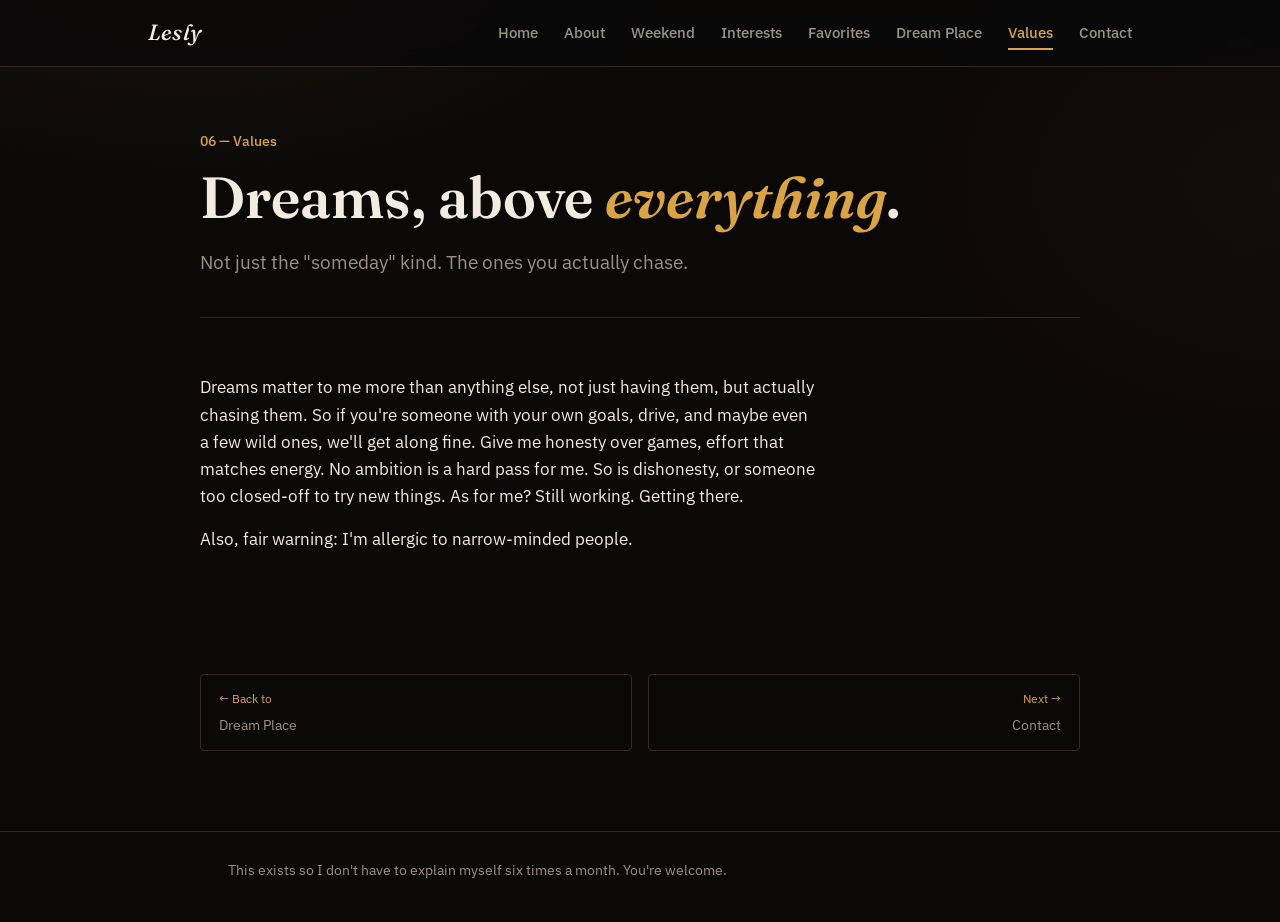
<file: values.html>
<!DOCTYPE html>
<html lang="en">
<head>
<meta charset="UTF-8">
<meta name="viewport" content="width=device-width, initial-scale=1.0">
<title>Values — Lesly</title>
<link rel="stylesheet" href="css/style.css">
</head>
<body>

<nav class="site-nav">
  <div class="wrap">
    <a href="index.html" class="brand">Lesly</a>
    <button class="nav-toggle" aria-label="Toggle menu" aria-expanded="false">☰</button>
    <ul class="nav-links">
      <li><a href="index.html">Home</a></li>
      <li><a href="about.html">About</a></li>
      <li><a href="weekend.html">Weekend</a></li>
      <li><a href="interests.html">Interests</a></li>
      <li><a href="favorites.html">Favorites</a></li>
      <li><a href="dream-place.html">Dream Place</a></li>
      <li><a href="values.html" class="current">Values</a></li>
      <li><a href="contact.html">Contact</a></li>
    </ul>
  </div>
</nav>

<header class="page-head wrap">
  <p class="eyebrow">06 — Values</p>
  <h1>Dreams, above <em>everything</em>.</h1>
  <p class="lede">Not just the "someday" kind. The ones you actually chase.</p>
</header>

<section class="block wrap">
  <div class="prose">
    <p>Dreams matter to me more than anything else, not just having them, but actually chasing them. So if you're someone with your own goals, drive, and maybe even a few wild ones, we'll get along fine. Give me honesty over games, effort that matches energy. No ambition is a hard pass for me. So is dishonesty, or someone too closed-off to try new things. As for me? Still working. Getting there.</p>
    <p>Also, fair warning: I'm allergic to narrow-minded people.</p>
  </div>
</section>

<nav class="page-nav wrap">
  <div class="links">
    <a class="prev" href="dream-place.html"><span class="dir">← Back to</span>Dream Place</a>
    <a class="next" href="contact.html"><span class="dir">Next →</span>Contact</a>
  </div>
</nav>

<footer class="site-foot">
  <div class="wrap">This exists so I don't have to explain myself six times a month. You're welcome.</div>
</footer>

<script src="js/main.js"></script>
</body>
</html>
</file>
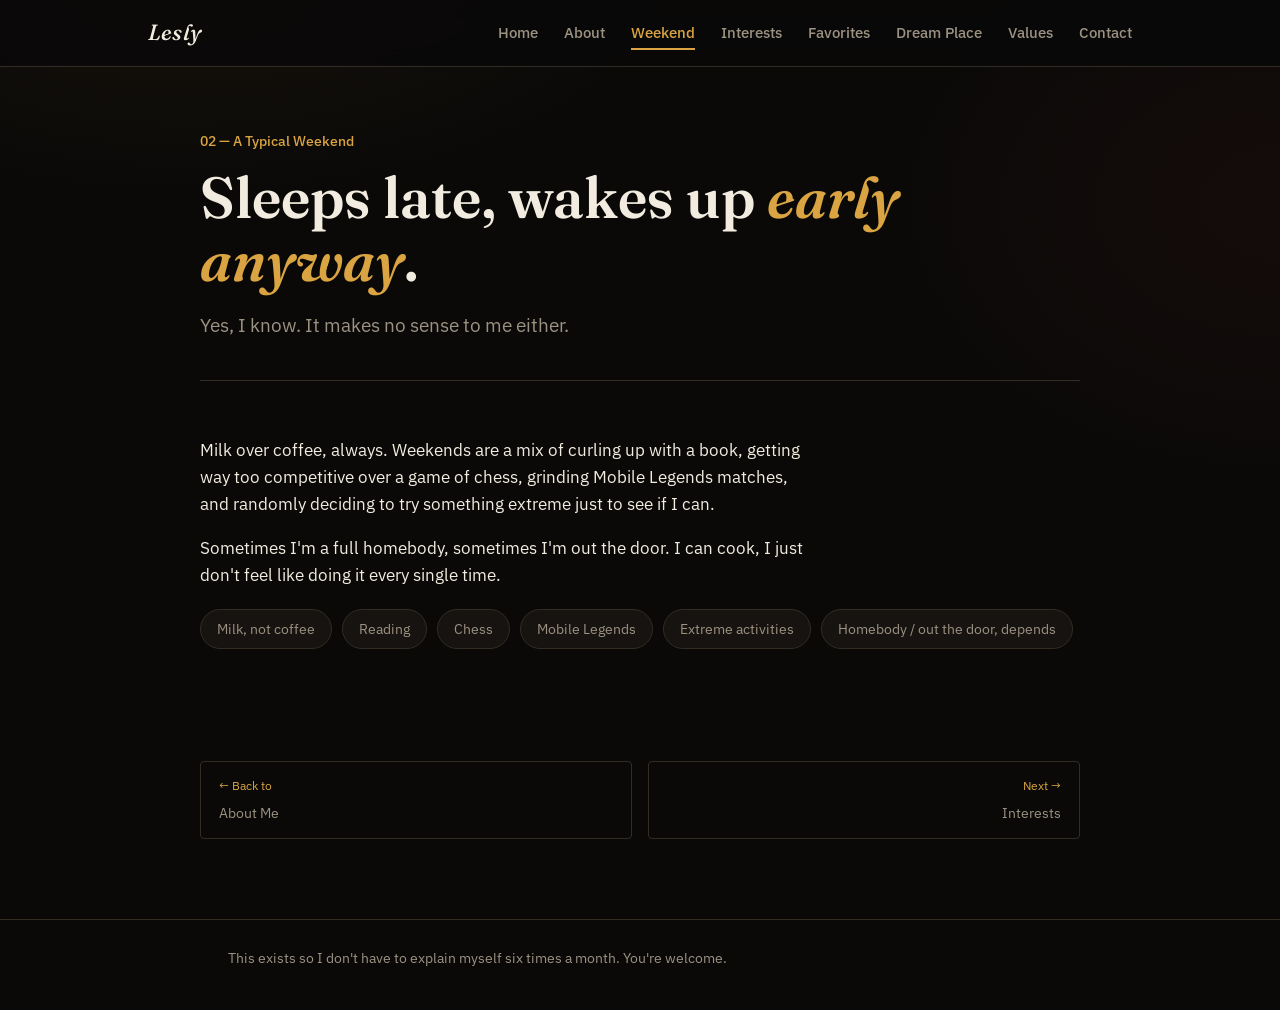
<file: weekend.html>
<!DOCTYPE html>
<html lang="en">
<head>
<meta charset="UTF-8">
<meta name="viewport" content="width=device-width, initial-scale=1.0">
<title>A Typical Weekend — Lesly</title>
<link rel="stylesheet" href="css/style.css">
</head>
<body>

<nav class="site-nav">
  <div class="wrap">
    <a href="index.html" class="brand">Lesly</a>
    <button class="nav-toggle" aria-label="Toggle menu" aria-expanded="false">☰</button>
    <ul class="nav-links">
      <li><a href="index.html">Home</a></li>
      <li><a href="about.html">About</a></li>
      <li><a href="weekend.html" class="current">Weekend</a></li>
      <li><a href="interests.html">Interests</a></li>
      <li><a href="favorites.html">Favorites</a></li>
      <li><a href="dream-place.html">Dream Place</a></li>
      <li><a href="values.html">Values</a></li>
      <li><a href="contact.html">Contact</a></li>
    </ul>
  </div>
</nav>

<header class="page-head wrap">
  <p class="eyebrow">02 — A Typical Weekend</p>
  <h1>Sleeps late, wakes up <em>early anyway</em>.</h1>
  <p class="lede">Yes, I know. It makes no sense to me either.</p>
</header>

<section class="block wrap">
  <div class="prose">
    <p>Milk over coffee, always. Weekends are a mix of curling up with a book, getting way too competitive over a game of chess, grinding Mobile Legends matches, and randomly deciding to try something extreme just to see if I can.</p>
    <p>Sometimes I'm a full homebody, sometimes I'm out the door. I can cook, I just don't feel like doing it every single time.</p>
  </div>
  <div class="tag-row">
    <span class="pill">Milk, not coffee</span>
    <span class="pill">Reading</span>
    <span class="pill">Chess</span>
    <span class="pill">Mobile Legends</span>
    <span class="pill">Extreme activities</span>
    <span class="pill">Homebody / out the door, depends</span>
  </div>
</section>

<nav class="page-nav wrap">
  <div class="links">
    <a class="prev" href="about.html"><span class="dir">← Back to</span>About Me</a>
    <a class="next" href="interests.html"><span class="dir">Next →</span>Interests</a>
  </div>
</nav>

<footer class="site-foot">
  <div class="wrap">This exists so I don't have to explain myself six times a month. You're welcome.</div>
</footer>

<script src="js/main.js"></script>
</body>
</html>
</file>
<file: css/style.css>
/* ============================================
   Lesly — About Me Site
   Design tokens
   ============================================ */

@import url('https://fonts.googleapis.com/css2?family=Fraunces:ital,opsz,wght@0,9..144,400;0,9..144,500;0,9..144,600;1,9..144,500;1,9..144,600&family=IBM+Plex+Sans:wght@400;500;600&display=swap');

:root {
  --bg: #0a0908;
  --surface: #161310;
  --surface-raised: #1e1a15;
  --line: #322c24;
  --text: #f2ece0;
  --text-muted: #9c9282;
  --gold: #d9a441;
  --rose: #c1443c;
  --gold-dim: #9c7c3d;

  --serif: 'Fraunces', Georgia, serif;
  --sans: 'IBM Plex Sans', -apple-system, sans-serif;

  --max-w: 880px;
}

* { box-sizing: border-box; }

@media (prefers-reduced-motion: reduce) {
  *, *::before, *::after {
    animation-duration: 0.01ms !important;
    animation-iteration-count: 1 !important;
    transition-duration: 0.01ms !important;
  }
}

html { scroll-behavior: smooth; }

body {
  margin: 0;
  padding-top: 66px;
  background: var(--bg);
  background-image:
    radial-gradient(ellipse 900px 500px at 15% -10%, rgba(217,164,65,0.08), transparent 60%),
    radial-gradient(ellipse 700px 500px at 100% 20%, rgba(193,68,60,0.06), transparent 60%);
  color: var(--text);
  font-family: var(--sans);
  font-size: 17px;
  line-height: 1.6;
  -webkit-font-smoothing: antialiased;
}

a { color: inherit; }

img { max-width: 100%; display: block; }

::selection { background: var(--gold); color: #1a1509; }

:focus-visible {
  outline: 2px solid var(--gold);
  outline-offset: 3px;
}

/* ---------- layout shell ---------- */

.wrap {
  max-width: var(--max-w);
  margin: 0 auto;
  padding: 0 28px;
}

/* ---------- nav ---------- */

.site-nav {
  position: fixed;
  top: 0;
  left: 0;
  right: 0;
  z-index: 50;
  background: rgba(10,9,8,0.88);
  backdrop-filter: blur(10px);
  border-bottom: 1px solid var(--line);
}

.site-nav .wrap {
  display: flex;
  align-items: center;
  justify-content: space-between;
  height: 66px;
  max-width: 1040px;
}

.site-nav .brand {
  font-family: var(--serif);
  font-style: italic;
  font-weight: 500;
  font-size: 22px;
  text-decoration: none;
  color: var(--text);
  letter-spacing: 0.2px;
}

.nav-toggle {
  display: none;
  background: none;
  border: 1px solid var(--line);
  border-radius: 6px;
  color: var(--text);
  width: 40px;
  height: 40px;
  font-size: 18px;
  cursor: pointer;
}

.nav-links {
  display: flex;
  gap: 26px;
  list-style: none;
  margin: 0;
  padding: 0;
}

.nav-links a {
  text-decoration: none;
  color: var(--text-muted);
  font-size: 14.5px;
  font-weight: 500;
  padding: 6px 0;
  border-bottom: 2px solid transparent;
  transition: color 0.15s ease, border-color 0.15s ease;
}

.nav-links a:hover { color: var(--text); }

.nav-links a.current {
  color: var(--gold);
  border-bottom-color: var(--gold);
}

@media (max-width: 760px) {
  .nav-toggle { display: block; }
  .nav-links {
    position: fixed;
    top: 66px;
    left: 0;
    right: 0;
    bottom: 0;
    z-index: 100;
    flex-direction: column;
    background: var(--bg);
    padding: 32px 28px;
    gap: 0;
    transform: translateX(100%);
    transition: transform 0.25s ease;
    overflow-y: auto;
  }
  .nav-links.open { transform: translateX(0); }
  .nav-links a {
    padding: 22px 4px;
    border-bottom: 1px solid var(--line);
    font-size: 20px;
    font-weight: 500;
    width: 100%;
  }
  .nav-links a.current {
    color: var(--rose);
    border-bottom-color: var(--rose);
  }
}

/* ---------- headers / hero ---------- */

header.page-head {
  padding: 64px 0 40px;
  border-bottom: 1px solid var(--line);
}

.eyebrow {
  color: var(--gold);
  font-size: 14px;
  font-weight: 500;
  margin: 0 0 14px;
}

h1 {
  font-family: var(--serif);
  font-weight: 600;
  font-size: clamp(38px, 6vw, 58px);
  line-height: 1.08;
  margin: 0 0 18px;
}

h1 em, .accent-italic {
  font-style: italic;
  color: var(--gold);
}

.lede {
  font-size: 19px;
  color: var(--text-muted);
  max-width: 62ch;
  margin: 0;
}

h2 {
  font-family: var(--serif);
  font-weight: 600;
  font-size: 30px;
  margin: 0 0 14px;
}

h3 {
  font-family: var(--serif);
  font-weight: 600;
  font-size: 21px;
  margin: 0 0 10px;
}

p { margin: 0 0 16px; }

section.block {
  padding: 56px 0;
  border-bottom: 1px solid var(--line);
}

section.block:last-of-type { border-bottom: none; }

.prose {
  max-width: 62ch;
  color: var(--text);
}

.prose p { color: var(--text); }

/* ---------- home hero ---------- */

.hero {
  padding: 88px 0 60px;
}

.hero .eyebrow { margin-bottom: 18px; }

.hero h1 { max-width: 15ch; }

.hero .lede { margin-bottom: 8px; }

/* ---------- card deck nav (home) ---------- */

.deck {
  display: grid;
  grid-template-columns: repeat(3, 1fr);
  gap: 16px;
  padding: 8px 0 72px;
}

@media (max-width: 640px) {
  .deck { grid-template-columns: repeat(2, 1fr); }
}

.card {
  position: relative;
  display: block;
  text-decoration: none;
  background: var(--surface);
  border: 1px solid var(--line);
  border-radius: 4px;
  padding: 22px 18px 20px;
  min-height: 140px;
  transition: border-color 0.18s ease, transform 0.18s ease, background 0.18s ease;
}

.card:hover {
  border-color: var(--gold-dim);
  background: var(--surface-raised);
  transform: translateY(-3px);
}

.card .num {
  font-family: var(--serif);
  font-style: italic;
  color: var(--gold);
  font-size: 14px;
  display: block;
  margin-bottom: 14px;
}

.card .label {
  font-family: var(--serif);
  font-weight: 600;
  font-size: 19px;
  color: var(--text);
  display: block;
  margin-bottom: 6px;
}

.card .desc {
  color: var(--text-muted);
  font-size: 14px;
  line-height: 1.5;
}

/* ---------- interest / content cards ---------- */

.grid-2 {
  display: grid;
  grid-template-columns: 1fr 1fr;
  gap: 20px;
}

@media (max-width: 640px) {
  .grid-2 { grid-template-columns: 1fr; }
}

.tile {
  background: var(--surface);
  border: 1px solid var(--line);
  border-radius: 4px;
  overflow: hidden;
}

.tile img {
  width: 100%;
  height: 260px;
  object-fit: cover;
  border-bottom: 1px solid var(--line);
}

.tile .tile-body { padding: 18px 20px 22px; }

.tile .tag {
  color: var(--gold);
  font-size: 13px;
  font-weight: 500;
  margin-bottom: 8px;
  display: block;
}

.tile p:last-child { margin-bottom: 0; }

/* photo strip */

.photo-strip {
  display: grid;
  grid-template-columns: 1fr 1fr;
  gap: 14px;
  margin: 28px 0;
}

@media (max-width: 640px) {
  .photo-strip { grid-template-columns: 1fr; }
}

.photo-strip figure {
  margin: 0;
  border: 1px solid var(--line);
  border-radius: 4px;
  overflow: hidden;
  background: var(--surface);
}

.photo-strip img {
  width: 100%;
  height: 320px;
  object-fit: cover;
}

.photo-strip figcaption {
  padding: 12px 16px;
  font-size: 14px;
  color: var(--text-muted);
}

/* video embed */

.video-frame {
  position: relative;
  padding-top: 56.25%;
  border-radius: 4px;
  overflow: hidden;
  border: 1px solid var(--line);
  background: var(--surface);
  margin: 24px 0;
}

.video-frame iframe {
  position: absolute;
  top: 0; left: 0;
  width: 100%; height: 100%;
  border: 0;
}

.video-row {
  display: grid;
  grid-template-columns: repeat(3, 1fr);
  gap: 14px;
  margin: 24px 0;
}

@media (max-width: 640px) {
  .video-row { grid-template-columns: 1fr; }
}

.video-row .video-frame { margin: 0; }

.video-frame-portrait {
  padding-top: 177.78%;
}

/* pull quote / list */

ul.plain, ol.plain {
  padding-left: 0;
  list-style: none;
  margin: 0 0 16px;
}

ul.plain li, ol.plain li {
  padding: 12px 0;
  border-bottom: 1px solid var(--line);
  color: var(--text);
}

ul.plain li:last-child, ol.plain li:last-child { border-bottom: none; }

ul.plain li strong, ol.plain li strong {
  color: var(--gold);
  font-weight: 500;
}

.tag-row {
  display: flex;
  flex-wrap: wrap;
  gap: 10px;
  margin: 20px 0 8px;
}

.pill {
  border: 1px solid var(--line);
  border-radius: 999px;
  padding: 8px 16px;
  font-size: 14px;
  color: var(--text-muted);
  background: var(--surface);
}

/* swatch */

.color-swatch {
  width: 100%;
  height: 180px;
  border-radius: 4px;
  border: 1px solid var(--line);
  margin-bottom: 20px;
  background: #000;
}

/* ---------- ask me about ---------- */

.ask-list {
  display: flex;
  flex-direction: column;
  gap: 12px;
  margin: 8px 0 0;
}

.ask-item {
  background: var(--surface);
  border: 1px solid var(--line);
  border-left: 3px solid var(--gold);
  border-radius: 2px;
  padding: 18px 22px;
  font-family: var(--serif);
  font-size: 18px;
  font-style: italic;
  color: var(--text);
}

/* ---------- contact form ---------- */

form.contact-form {
  max-width: 480px;
  margin-top: 8px;
}

.field {
  margin-bottom: 18px;
}

.field label {
  display: block;
  font-size: 14px;
  color: var(--text-muted);
  margin-bottom: 7px;
}

.field input,
.field textarea {
  width: 100%;
  background: var(--surface);
  border: 1px solid var(--line);
  border-radius: 4px;
  color: var(--text);
  font-family: var(--sans);
  font-size: 15px;
  padding: 12px 14px;
  resize: vertical;
}

.field input:focus, .field textarea:focus {
  border-color: var(--gold-dim);
}

.btn {
  display: inline-block;
  background: var(--gold);
  color: #1a1509;
  border: none;
  border-radius: 4px;
  padding: 13px 26px;
  font-family: var(--sans);
  font-weight: 600;
  font-size: 15px;
  cursor: pointer;
  text-decoration: none;
  transition: background 0.15s ease;
}

.btn:hover { background: #e8b658; }

.form-note {
  font-size: 13px;
  color: var(--text-muted);
  margin-top: 10px;
}

/* ---------- page-to-page footer nav ---------- */

.page-nav {
  padding: 48px 0 80px;
}

.page-nav .links {
  display: flex;
  justify-content: space-between;
  gap: 16px;
  flex-wrap: wrap;
}

.page-nav a {
  text-decoration: none;
  color: var(--text-muted);
  font-size: 14px;
  border: 1px solid var(--line);
  border-radius: 4px;
  padding: 14px 18px;
  flex: 1;
  min-width: 180px;
  transition: border-color 0.15s ease, color 0.15s ease;
}

.page-nav a:hover {
  border-color: var(--gold-dim);
  color: var(--text);
}

.page-nav a .dir {
  display: block;
  font-size: 12px;
  color: var(--gold);
  margin-bottom: 6px;
}

.page-nav a.next { text-align: right; }

/* ---------- footer ---------- */

footer.site-foot {
  border-top: 1px solid var(--line);
  padding: 28px 0 40px;
  color: var(--text-muted);
  font-size: 13.5px;
}
</file>
